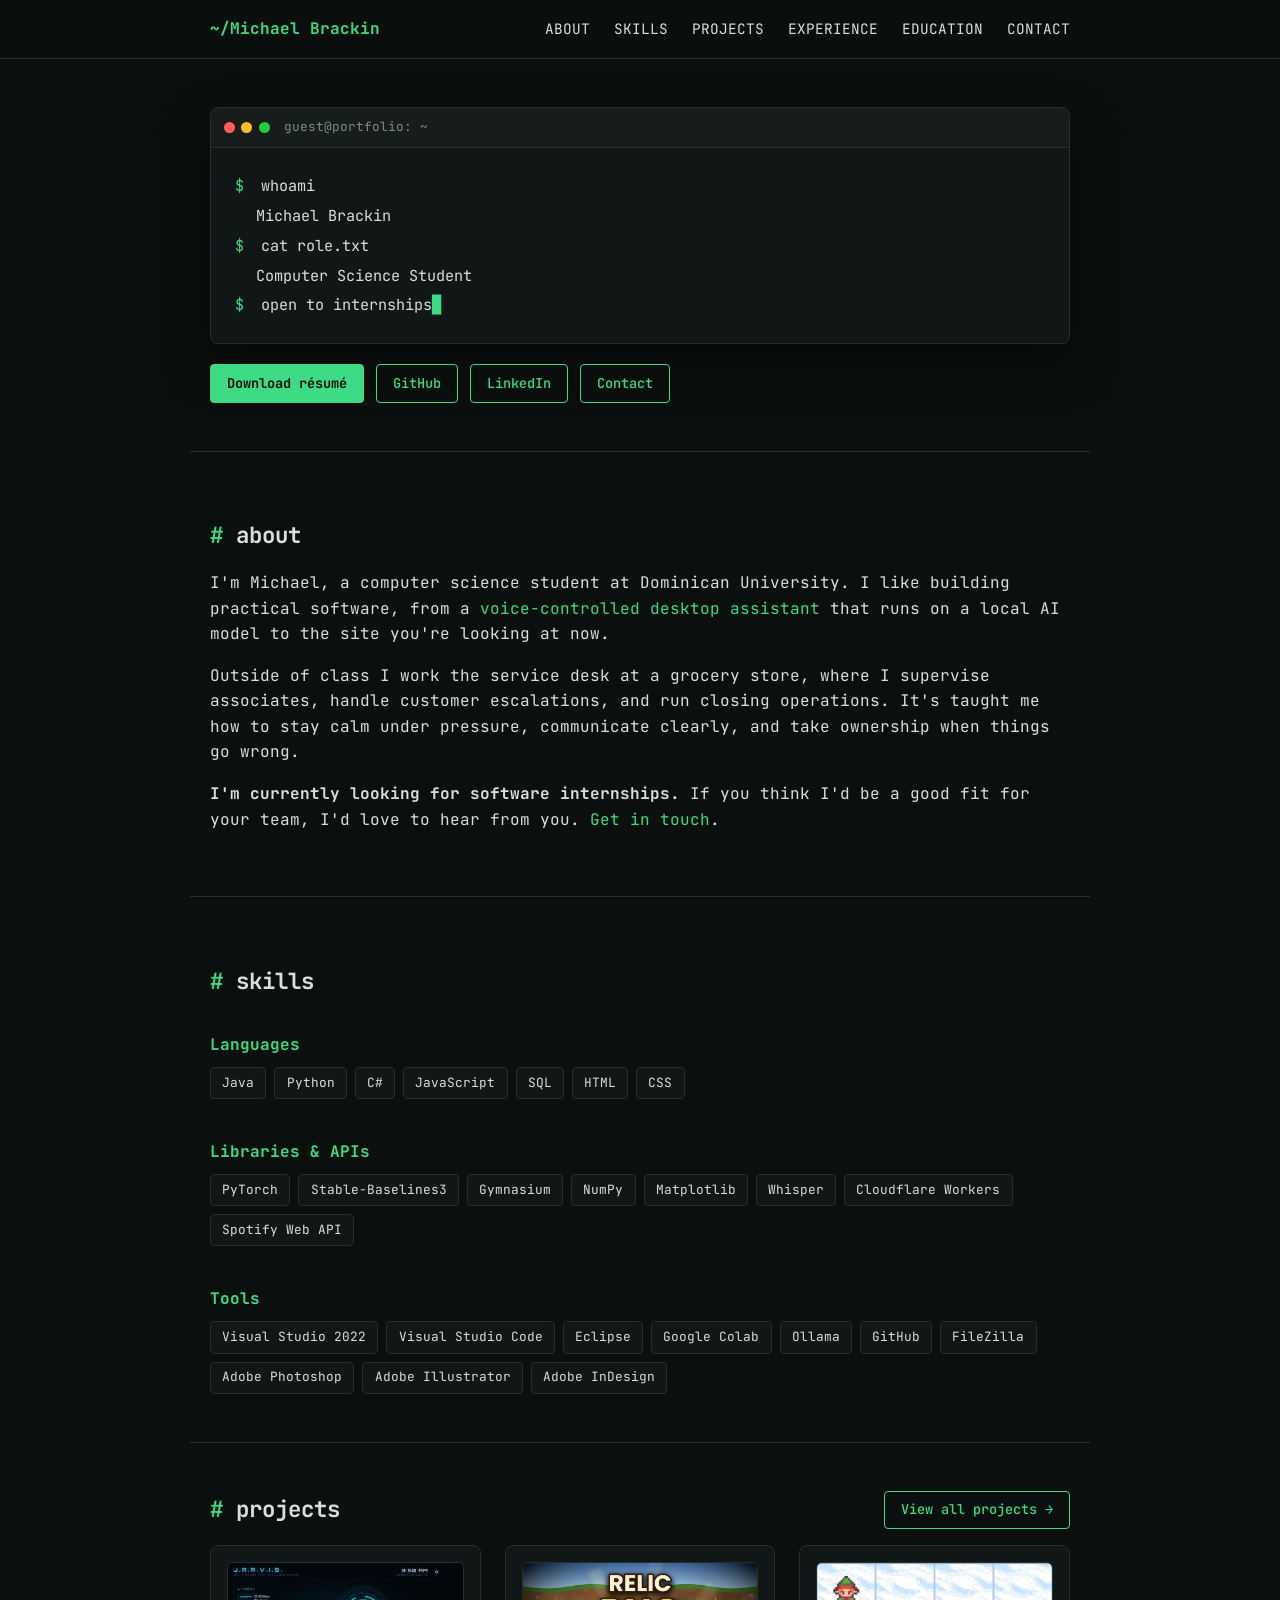
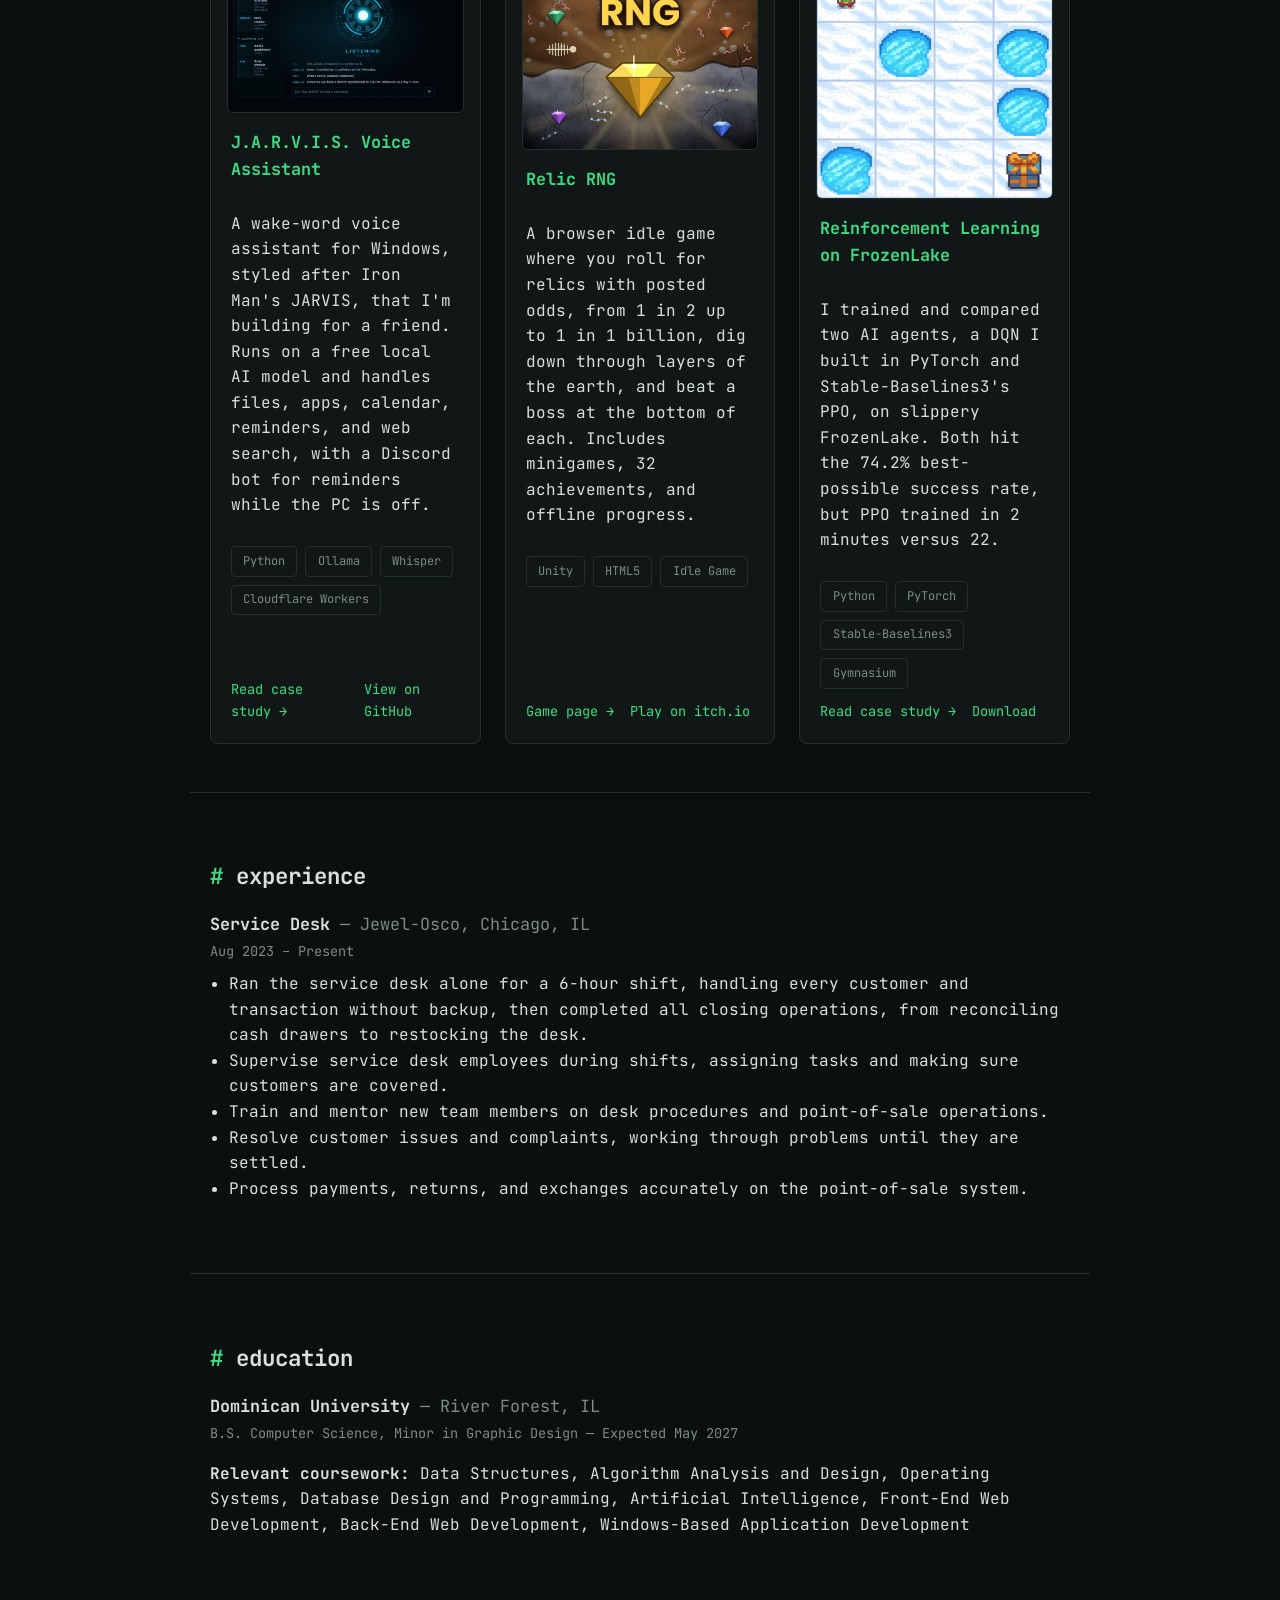
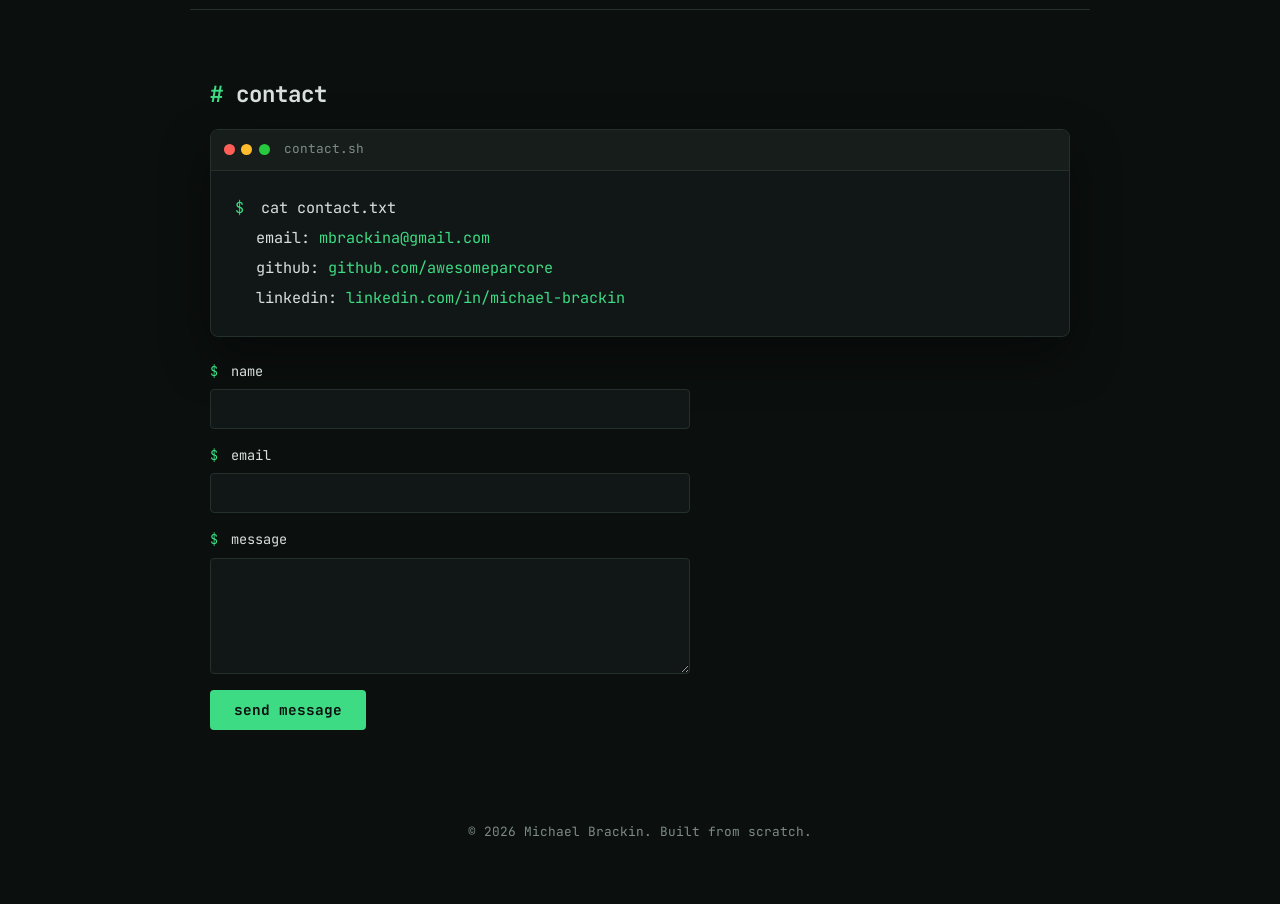
<file: index.html>
<!DOCTYPE html>
<html lang="en">
<head>
	<meta charset="UTF-8">
	<meta name="viewport" content="width=device-width, initial-scale=1.0">
	<title>Michael Brackin | Portfolio</title>
	<meta name="description" content="Computer science student at Dominican University building voice assistants, AI agents, and design work. Open to software internships.">
	<meta property="og:type" content="website">
	<meta property="og:title" content="Michael Brackin | Portfolio">
	<meta property="og:description" content="Computer science student at Dominican University building voice assistants, AI agents, and design work. Open to software internships.">
	<meta property="og:url" content="https://awesomeparcore.github.io/">
	<meta property="og:image" content="https://awesomeparcore.github.io/img/og-preview.png">
	<meta name="twitter:card" content="summary_large_image">
	<link rel="icon" href="favicon.svg" type="image/svg+xml">
	<link rel="preconnect" href="https://fonts.googleapis.com">
	<link rel="preconnect" href="https://fonts.gstatic.com" crossorigin>
	<link href="https://fonts.googleapis.com/css2?family=JetBrains+Mono:wght@400;500;700&display=swap" rel="stylesheet">
	<link href="site.css" rel="stylesheet">
</head>
<body>

	<header class="nav">
		<div class="nav-inner">
			<a href="#top" class="logo">~/Michael Brackin</a>
			<button class="nav-toggle" id="navToggle" aria-label="Toggle menu" aria-expanded="false">
				<span></span><span></span><span></span>
			</button>
			<nav class="nav-links" id="navLinks">
				<a href="#about">ABOUT</a>
				<a href="#skills">SKILLS</a>
				<a href="#projects">PROJECTS</a>
				<a href="#experience">EXPERIENCE</a>
				<a href="#education">EDUCATION</a>
				<a href="#contact">CONTACT</a>
			</nav>
		</div>
	</header>

	<main>
		<section id="top" class="hero">
			<div class="terminal-window">
				<div class="terminal-bar">
					<span class="dot red"></span>
					<span class="dot yellow"></span>
					<span class="dot green"></span>
					<span class="terminal-title">guest@portfolio: ~</span>
				</div>
				<div class="terminal-body">
					<p><span class="prompt">$</span> whoami</p>
					<p class="output">Michael Brackin</p>
					<p><span class="prompt">$</span> cat role.txt</p>
					<p class="output">Computer Science Student</p>
					<p><span class="prompt">$</span> <span class="typed" id="typedLine"></span><span class="cursor">&#9608;</span></p>
				</div>
			</div>
			<div class="hero-links">
				<a class="btn-solid" href="Michael-Brackin-Resume.pdf" download>Download r&eacute;sum&eacute;</a>
				<a class="btn-outline" href="https://github.com/awesomeparcore" target="_blank" rel="noopener">GitHub</a>
				<a class="btn-outline" href="https://www.linkedin.com/in/michael-brackin/" target="_blank" rel="noopener">LinkedIn</a>
				<a class="btn-outline" href="#contact">Contact</a>
			</div>
		</section>

		<section id="about" class="section">
			<h2><span class="tag">#</span> about</h2>
			<p>
				I'm Michael, a computer science student at Dominican University. I like building
				practical software, from a <a href="https://github.com/awesomeparcore/jarvis" target="_blank" rel="noopener">voice-controlled
				desktop assistant</a> that runs on a local AI model to the site you're looking at now.
			</p>
			<p>
				Outside of class I work the service desk at a grocery store, where I supervise
				associates, handle customer escalations, and run closing operations.
				It's taught me how to stay calm under pressure, communicate clearly, and take
				ownership when things go wrong.
			</p>
			<p>
				<strong>I'm currently looking for software internships.</strong> If you think I'd be
				a good fit for your team, I'd love to hear from you. <a href="#contact">Get in touch</a>.
			</p>
		</section>

		<section id="skills" class="section">
			<h2><span class="tag">#</span> skills</h2>
			<div class="skill-grid">
				<div class="skill-group">
					<h3>Languages</h3>
					<ul class="tag-list">
						<li>Java</li><li>Python</li><li>C#</li><li>JavaScript</li><li>SQL</li><li>HTML</li><li>CSS</li>
					</ul>
				</div>
				<div class="skill-group">
					<h3>Libraries &amp; APIs</h3>
					<ul class="tag-list">
						<li>PyTorch</li><li>Stable-Baselines3</li><li>Gymnasium</li><li>NumPy</li><li>Matplotlib</li><li>Whisper</li><li>Cloudflare Workers</li><li>Spotify Web API</li>
					</ul>
				</div>
				<div class="skill-group">
					<h3>Tools</h3>
					<ul class="tag-list">
						<li>Visual Studio 2022</li><li>Visual Studio Code</li><li>Eclipse</li><li>Google Colab</li><li>Ollama</li><li>GitHub</li><li>FileZilla</li><li>Adobe Photoshop</li><li>Adobe Illustrator</li><li>Adobe InDesign</li>
					</ul>
				</div>
			</div>
		</section>

		<section id="projects" class="section">
			<div class="section-head">
				<h2><span class="tag">#</span> projects</h2>
				<a class="btn-outline" href="projects.html">View all projects &rarr;</a>
			</div>
			<div class="project-grid">
				<article class="card">
					<a href="project-jarvis.html" class="card-image">
						<img src="img/jarvis-hud.jpg" alt="The JARVIS heads-up display: an arc-reactor animation, today's schedule on the left, and a transcript of a spoken reminder request." width="800" height="509" loading="lazy">
					</a>
					<h3><a href="project-jarvis.html" class="card-title-link">J.A.R.V.I.S. Voice Assistant</a></h3>
					<p>A wake-word voice assistant for Windows, styled after Iron Man's JARVIS, that I'm building for a friend. Runs on a free local AI model and handles files, apps, calendar, reminders, and web search, with a Discord bot for reminders while the PC is off.</p>
					<div class="tag-list small">
						<span>Python</span><span>Ollama</span><span>Whisper</span><span>Cloudflare Workers</span>
					</div>
					<div class="card-links">
						<a href="project-jarvis.html">Read case study &rarr;</a>
						<a href="https://github.com/awesomeparcore/jarvis" target="_blank" rel="noopener">View on GitHub</a>
					</div>
				</article>
				<article class="card">
					<a href="project-relic-rng.html" class="card-image">
						<img src="img/relic-rng.jpg" alt="Relic RNG cover art: a large golden gem in the center, surrounded by smaller green, orange, purple and blue gems, over a cross-section of dirt and stone layers." width="800" height="635" loading="lazy">
					</a>
					<h3><a href="project-relic-rng.html" class="card-title-link">Relic RNG</a></h3>
					<p>A browser idle game where you roll for relics with posted odds, from 1 in 2 up to 1 in 1 billion, dig down through layers of the earth, and beat a boss at the bottom of each. Includes minigames, 32 achievements, and offline progress.</p>
					<div class="tag-list small">
						<span>Unity</span><span>HTML5</span><span>Idle Game</span>
					</div>
					<div class="card-links">
						<a href="project-relic-rng.html">Game page &rarr;</a>
						<a href="https://awesome-parcore.itch.io/relic-rng" target="_blank" rel="noopener">Play on itch.io</a>
					</div>
				</article>
				<article class="card">
					<a href="project-frozenlake.html" class="card-image">
						<img src="img/frozenlake-board.png" alt="The FrozenLake 4x4 grid: an elf in the top-left corner, four holes in the ice, and a gift box in the bottom-right corner." width="1280" height="1284" loading="lazy">
					</a>
					<h3><a href="project-frozenlake.html" class="card-title-link">Reinforcement Learning on FrozenLake</a></h3>
					<p>I trained and compared two AI agents, a DQN I built in PyTorch and Stable-Baselines3's PPO, on slippery FrozenLake. Both hit the 74.2% best-possible success rate, but PPO trained in 2 minutes versus 22.</p>
					<div class="tag-list small">
						<span>Python</span><span>PyTorch</span><span>Stable-Baselines3</span><span>Gymnasium</span>
					</div>
					<div class="card-links">
						<a href="project-frozenlake.html">Read case study &rarr;</a>
						<a href="frozenlake-dqn-vs-ppo.ipynb" download>Download</a>
					</div>
				</article>
			</div>
		</section>

		<section id="experience" class="section">
			<h2><span class="tag">#</span> experience</h2>
			<div class="timeline">
				<div class="timeline-item">
					<h3>Service Desk <span class="muted">— Jewel-Osco, Chicago, IL</span></h3>
					<p class="dates">Aug 2023 – Present</p>
					<ul>
						<li>Ran the service desk alone for a 6-hour shift, handling every customer and transaction without backup, then completed all closing operations, from reconciling cash drawers to restocking the desk.</li>
						<li>Supervise service desk employees during shifts, assigning tasks and making sure customers are covered.</li>
						<li>Train and mentor new team members on desk procedures and point-of-sale operations.</li>
						<li>Resolve customer issues and complaints, working through problems until they are settled.</li>
						<li>Process payments, returns, and exchanges accurately on the point-of-sale system.</li>
					</ul>
				</div>
			</div>
		</section>

		<section id="education" class="section">
			<h2><span class="tag">#</span> education</h2>
			<div class="timeline">
				<div class="timeline-item">
					<h3>Dominican University <span class="muted">— River Forest, IL</span></h3>
					<p class="dates">B.S. Computer Science, Minor in Graphic Design — Expected May 2027</p>
					<p><strong>Relevant coursework:</strong> Data Structures, Algorithm Analysis and Design, Operating Systems, Database Design and Programming, Artificial Intelligence, Front-End Web Development, Back-End Web Development, Windows-Based Application Development</p>
				</div>
			</div>
		</section>

		<section id="contact" class="section">
			<h2><span class="tag">#</span> contact</h2>
			<div class="terminal-window">
				<div class="terminal-bar">
					<span class="dot red"></span>
					<span class="dot yellow"></span>
					<span class="dot green"></span>
					<span class="terminal-title">contact.sh</span>
				</div>
				<div class="terminal-body">
					<p><span class="prompt">$</span> cat contact.txt</p>
					<p class="output">email: <a href="mailto:mbrackina@gmail.com">mbrackina@gmail.com</a></p>
					<p class="output">github: <a href="https://github.com/awesomeparcore" target="_blank" rel="noopener">github.com/awesomeparcore</a></p>
					<p class="output">linkedin: <a href="https://www.linkedin.com/in/michael-brackin/" target="_blank" rel="noopener">linkedin.com/in/michael-brackin</a></p>
				</div>
			</div>

			<form class="contact-form" action="https://formsubmit.co/mbrackina@gmail.com" method="POST">
				<input type="hidden" name="_subject" value="New message from portfolio site">
				<input type="hidden" name="_template" value="table">
				<input type="text" name="_honey" style="display:none" tabindex="-1" autocomplete="off">

				<div class="form-row">
					<label for="name"><span class="prompt">$</span> name</label>
					<input type="text" id="name" name="name" required>
				</div>
				<div class="form-row">
					<label for="email"><span class="prompt">$</span> email</label>
					<input type="email" id="email" name="email" required>
				</div>
				<div class="form-row">
					<label for="message"><span class="prompt">$</span> message</label>
					<textarea id="message" name="message" rows="5" required></textarea>
				</div>
				<button type="submit" class="btn-send">send message</button>
			</form>
		</section>
	</main>

	<footer class="footer">
		<p>&copy; <span id="year"></span> Michael Brackin. Built from scratch.</p>
	</footer>

	<script src="site.js"></script>
</body>
</html>
</file>
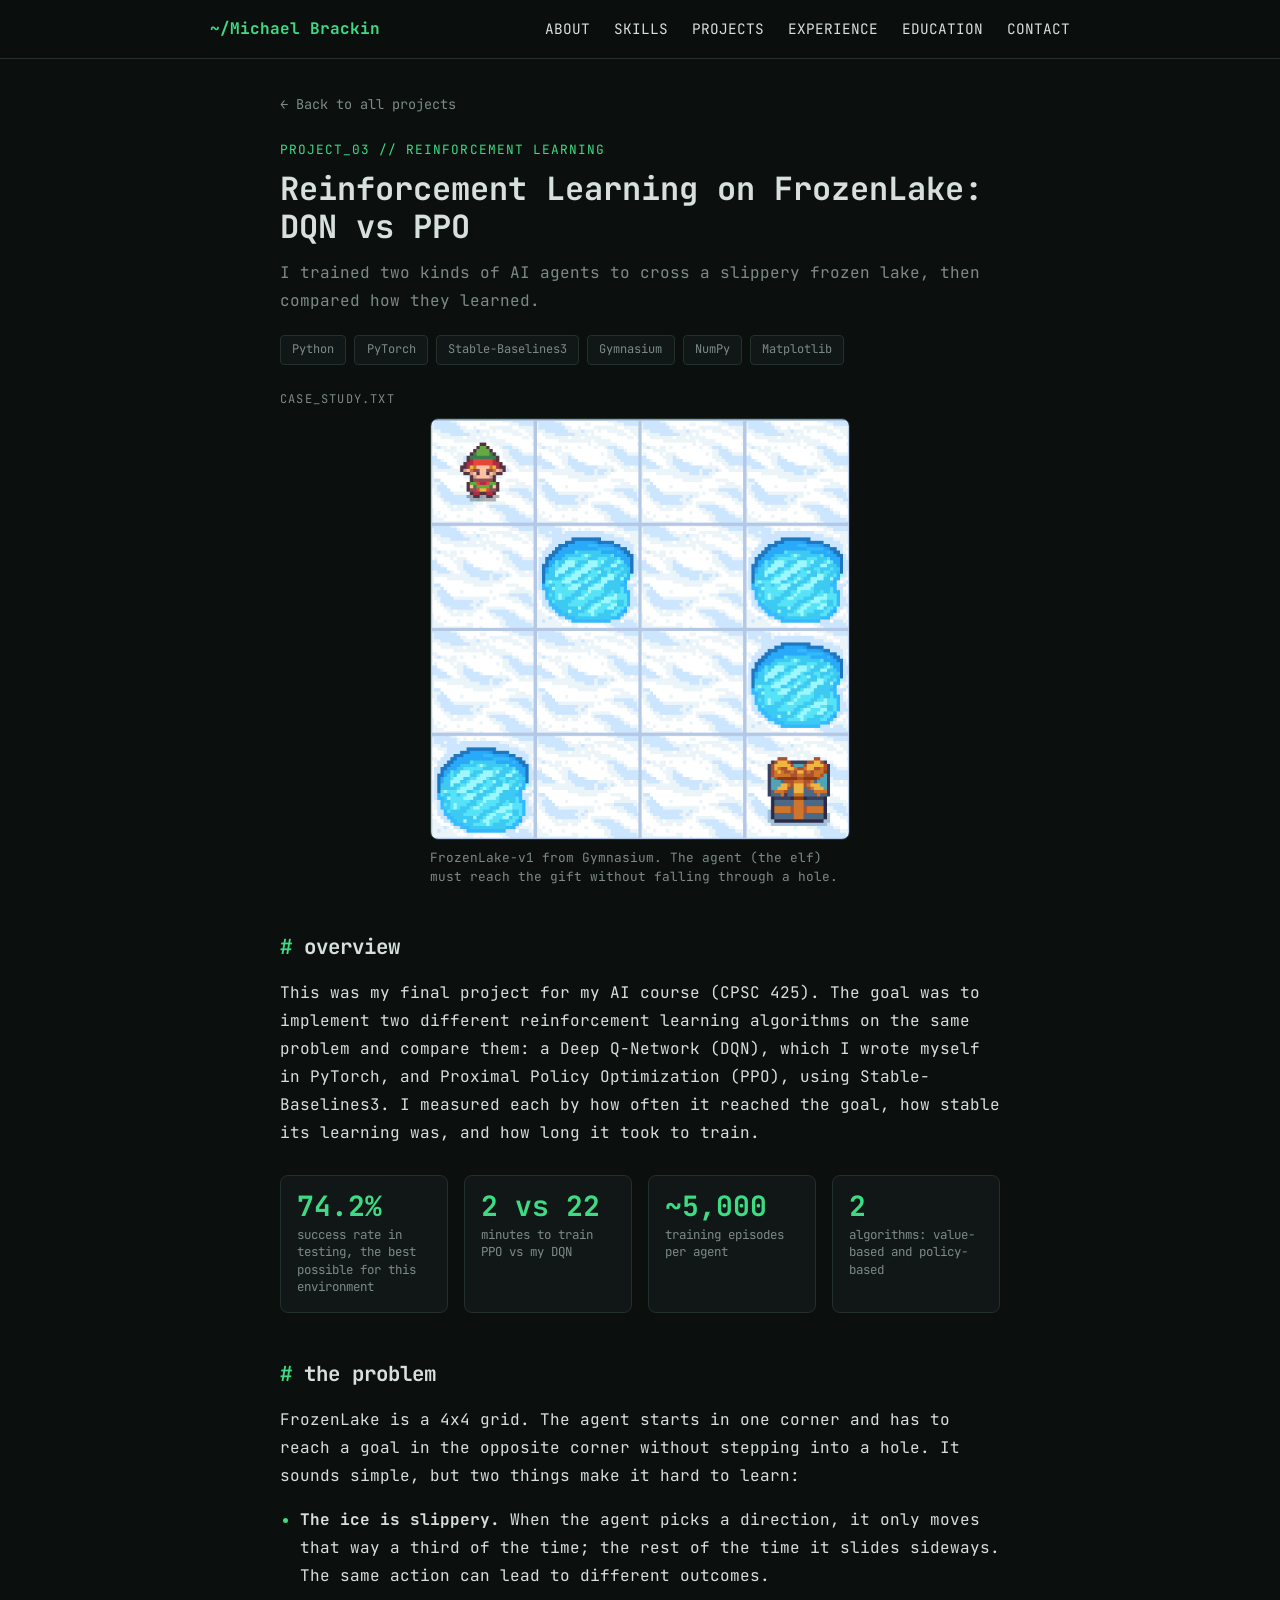
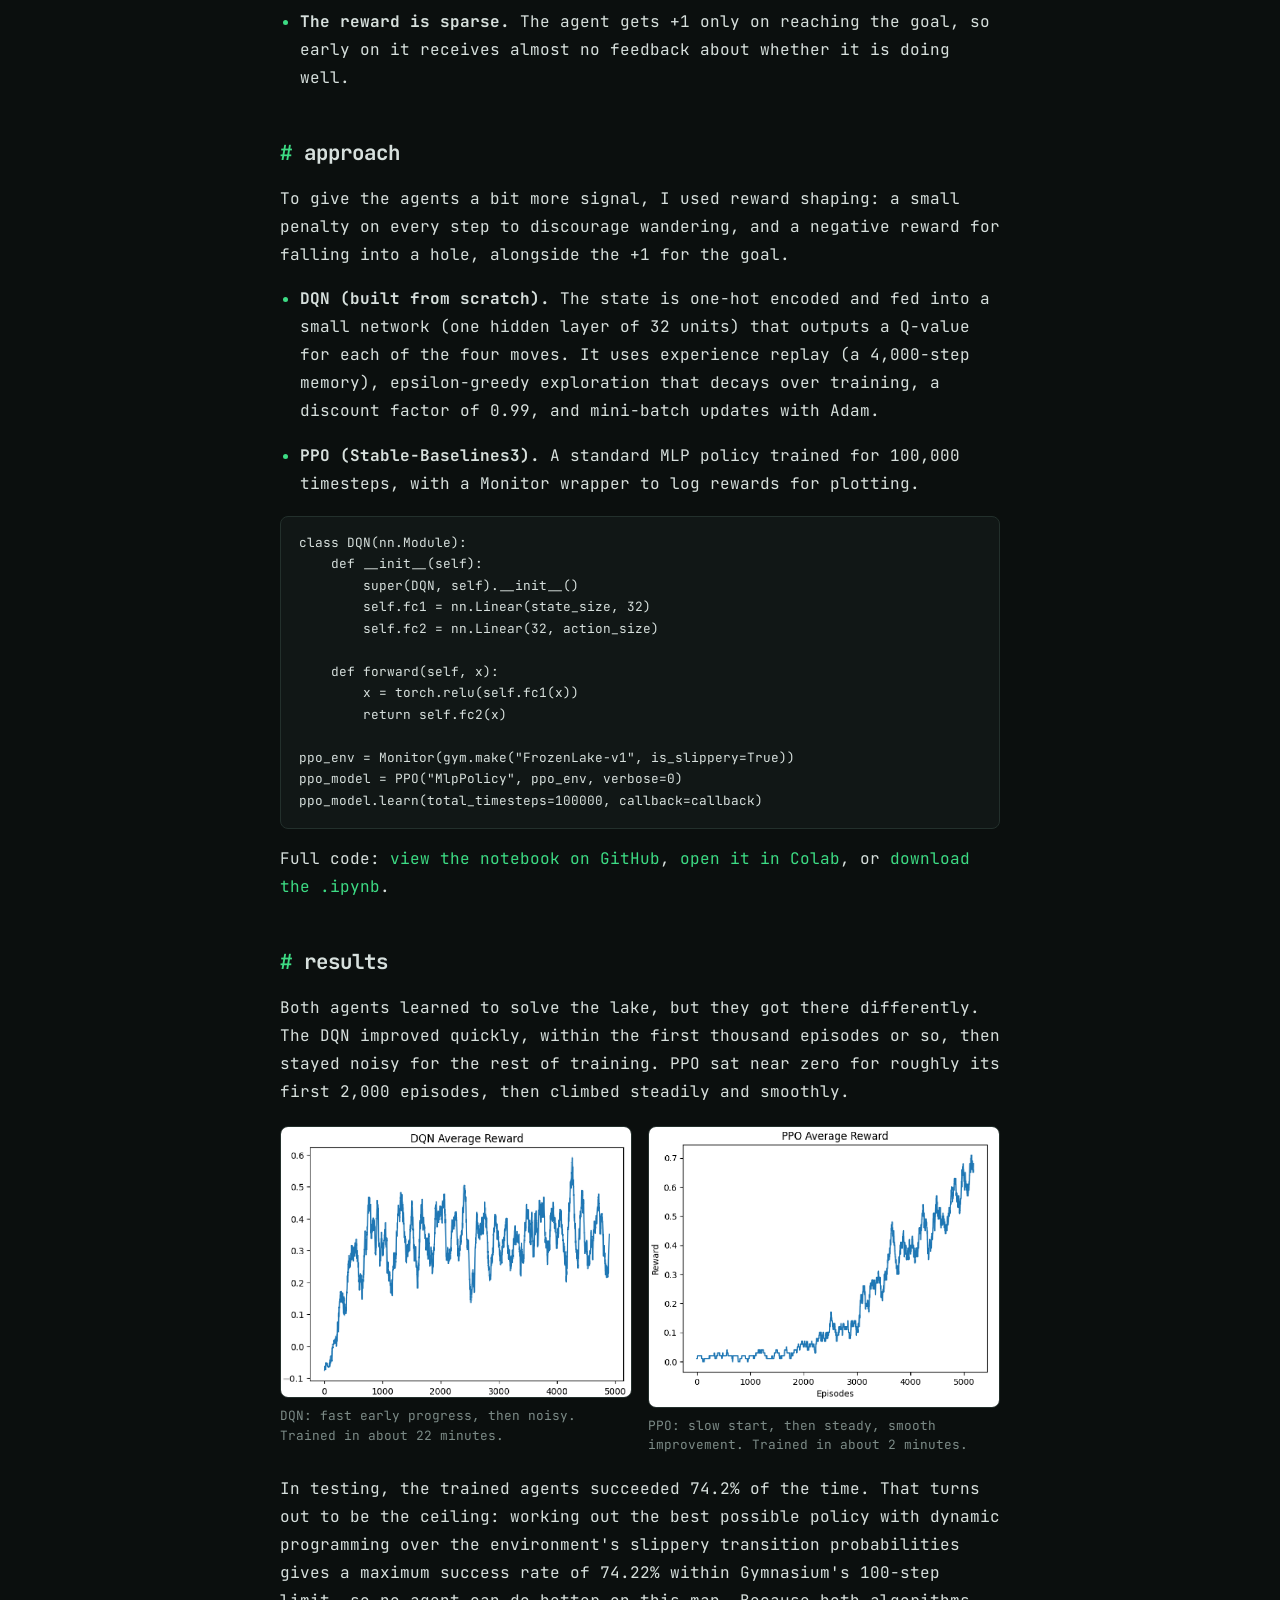
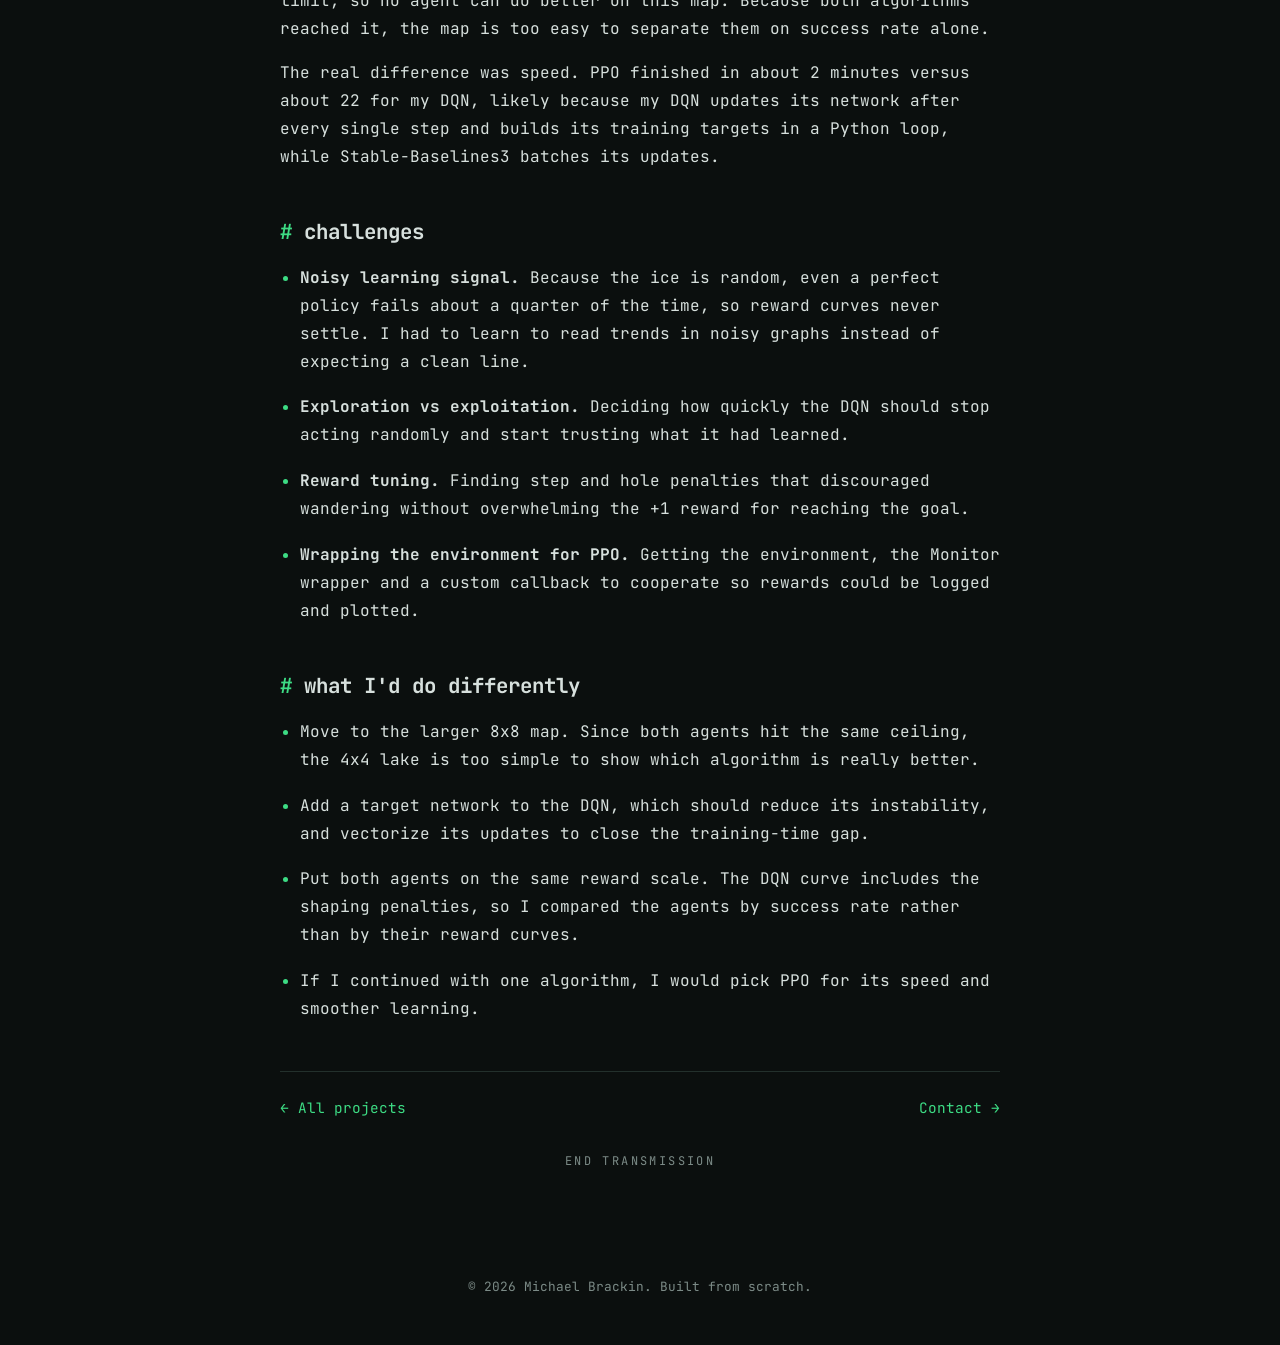
<file: project-frozenlake.html>
<!DOCTYPE html>
<html lang="en">
<head>
	<meta charset="UTF-8">
	<meta name="viewport" content="width=device-width, initial-scale=1.0">
	<meta name="description" content="Case study: comparing a DQN and a PPO agent on the slippery FrozenLake reinforcement learning environment.">
	<title>Reinforcement Learning on FrozenLake | Michael Brackin</title>
	<meta property="og:type" content="website">
	<meta property="og:title" content="Reinforcement Learning on FrozenLake | Michael Brackin">
	<meta property="og:description" content="Comparing a DQN and a PPO agent on the slippery FrozenLake environment.">
	<meta property="og:url" content="https://awesomeparcore.github.io/project-frozenlake.html">
	<meta property="og:image" content="https://awesomeparcore.github.io/img/og-preview.png">
	<meta name="twitter:card" content="summary_large_image">
	<link rel="icon" href="favicon.svg" type="image/svg+xml">
	<link rel="preconnect" href="https://fonts.googleapis.com">
	<link rel="preconnect" href="https://fonts.gstatic.com" crossorigin>
	<link href="https://fonts.googleapis.com/css2?family=JetBrains+Mono:wght@400;500;700&display=swap" rel="stylesheet">
	<link href="site.css" rel="stylesheet">
</head>
<body>

	<header class="nav">
		<div class="nav-inner">
			<a href="index.html#top" class="logo">~/Michael Brackin</a>
			<button class="nav-toggle" id="navToggle" aria-label="Toggle menu" aria-expanded="false">
				<span></span><span></span><span></span>
			</button>
			<nav class="nav-links" id="navLinks">
				<a href="index.html#about">ABOUT</a>
				<a href="index.html#skills">SKILLS</a>
				<a href="index.html#projects">PROJECTS</a>
				<a href="index.html#experience">EXPERIENCE</a>
				<a href="index.html#education">EDUCATION</a>
				<a href="index.html#contact">CONTACT</a>
			</nav>
		</div>
	</header>

	<main class="page">

		<a class="back-link" href="projects.html">&larr; Back to all projects</a>

		<p class="eyebrow">PROJECT_03 // Reinforcement Learning</p>
		<h1 class="page-title">Reinforcement Learning on FrozenLake: DQN vs PPO</h1>
		<p class="tagline">I trained two kinds of AI agents to cross a slippery frozen lake, then compared how they learned.</p>

		<div class="tag-list small page-tags">
			<span>Python</span><span>PyTorch</span><span>Stable-Baselines3</span><span>Gymnasium</span><span>NumPy</span><span>Matplotlib</span>
		</div>

		<p class="case-label">CASE_STUDY.TXT</p>

		<figure class="shot narrow">
			<img src="img/frozenlake-board.png" alt="The FrozenLake 4x4 grid: an elf in the top-left corner, four holes in the ice, and a gift box in the bottom-right corner." width="1280" height="1284">
			<figcaption>FrozenLake-v1 from Gymnasium. The agent (the elf) must reach the gift without falling through a hole.</figcaption>
		</figure>

		<h2><span class="tag">#</span> overview</h2>
		<p>
			This was my final project for my AI course (CPSC 425). The goal was to implement two different
			reinforcement learning algorithms on the same problem and compare them: a Deep Q-Network (DQN),
			which I wrote myself in PyTorch, and Proximal Policy Optimization (PPO), using Stable-Baselines3.
			I measured each by how often it reached the goal, how stable its learning was, and how long it took to train.
		</p>

		<div class="stats">
			<div class="stat"><span class="num">74.2%</span><span class="label">success rate in testing, the best possible for this environment</span></div>
			<div class="stat"><span class="num">2 vs 22</span><span class="label">minutes to train PPO vs my DQN</span></div>
			<div class="stat"><span class="num">~5,000</span><span class="label">training episodes per agent</span></div>
			<div class="stat"><span class="num">2</span><span class="label">algorithms: value-based and policy-based</span></div>
		</div>

		<h2><span class="tag">#</span> the problem</h2>
		<p>
			FrozenLake is a 4x4 grid. The agent starts in one corner and has to reach a goal in the opposite
			corner without stepping into a hole. It sounds simple, but two things make it hard to learn:
		</p>
		<ul class="bullets">
			<li><strong>The ice is slippery.</strong> When the agent picks a direction, it only moves that way a third of the time; the rest of the time it slides sideways. The same action can lead to different outcomes.</li>
			<li><strong>The reward is sparse.</strong> The agent gets +1 only on reaching the goal, so early on it receives almost no feedback about whether it is doing well.</li>
		</ul>

		<h2><span class="tag">#</span> approach</h2>
		<p>
			To give the agents a bit more signal, I used reward shaping: a small penalty on every step to discourage
			wandering, and a negative reward for falling into a hole, alongside the +1 for the goal.
		</p>
		<ul class="bullets">
			<li><strong>DQN (built from scratch).</strong> The state is one-hot encoded and fed into a small network (one hidden layer of 32 units) that outputs a Q-value for each of the four moves. It uses experience replay (a 4,000-step memory), epsilon-greedy exploration that decays over training, a discount factor of 0.99, and mini-batch updates with Adam.</li>
			<li><strong>PPO (Stable-Baselines3).</strong> A standard MLP policy trained for 100,000 timesteps, with a Monitor wrapper to log rewards for plotting.</li>
		</ul>

<pre class="code"><code>class DQN(nn.Module):
    def __init__(self):
        super(DQN, self).__init__()
        self.fc1 = nn.Linear(state_size, 32)
        self.fc2 = nn.Linear(32, action_size)

    def forward(self, x):
        x = torch.relu(self.fc1(x))
        return self.fc2(x)

ppo_env = Monitor(gym.make("FrozenLake-v1", is_slippery=True))
ppo_model = PPO("MlpPolicy", ppo_env, verbose=0)
ppo_model.learn(total_timesteps=100000, callback=callback)</code></pre>

		<p class="note-links">
			Full code:
			<a href="https://github.com/awesomeparcore/awesomeparcore.github.io/blob/main/frozenlake-dqn-vs-ppo.ipynb" target="_blank" rel="noopener">view the notebook on GitHub</a>,
			<a href="https://colab.research.google.com/github/awesomeparcore/awesomeparcore.github.io/blob/main/frozenlake-dqn-vs-ppo.ipynb" target="_blank" rel="noopener">open it in Colab</a>,
			or <a href="frozenlake-dqn-vs-ppo.ipynb" download>download the .ipynb</a>.
		</p>

		<h2><span class="tag">#</span> results</h2>
		<p>
			Both agents learned to solve the lake, but they got there differently. The DQN improved quickly,
			within the first thousand episodes or so, then stayed noisy for the rest of training. PPO sat near zero for
			roughly its first 2,000 episodes, then climbed steadily and smoothly.
		</p>

		<div class="shot-grid">
			<figure class="shot">
				<img src="img/frozenlake-dqn.png" alt="Line chart of DQN average reward over about 5,000 episodes: it rises quickly to around 0.3 to 0.4, then fluctuates noisily." width="1260" height="972" loading="lazy">
				<figcaption>DQN: fast early progress, then noisy. Trained in about 22 minutes.</figcaption>
			</figure>
			<figure class="shot">
				<img src="img/frozenlake-ppo.png" alt="Line chart of PPO average reward over about 5,000 episodes: it stays near zero for about 2,000 episodes, then climbs steadily to around 0.7." width="1168" height="934" loading="lazy">
				<figcaption>PPO: slow start, then steady, smooth improvement. Trained in about 2 minutes.</figcaption>
			</figure>
		</div>

		<p>
			In testing, the trained agents succeeded 74.2% of the time. That turns out to be the ceiling: working out
			the best possible policy with dynamic programming over the environment's slippery transition
			probabilities gives a maximum success rate of 74.22% within Gymnasium's 100-step limit, so no agent can do better on this map. Because both algorithms
			reached it, the map is too easy to separate them on success rate alone.
		</p>
		<p>
			The real difference was speed. PPO finished in about 2 minutes versus about 22 for my DQN, likely because my
			DQN updates its network after every single step and builds its training targets in a Python loop, while
			Stable-Baselines3 batches its updates.
		</p>

		<h2><span class="tag">#</span> challenges</h2>
		<ul class="bullets">
			<li><strong>Noisy learning signal.</strong> Because the ice is random, even a perfect policy fails about a quarter of the time, so reward curves never settle. I had to learn to read trends in noisy graphs instead of expecting a clean line.</li>
			<li><strong>Exploration vs exploitation.</strong> Deciding how quickly the DQN should stop acting randomly and start trusting what it had learned.</li>
			<li><strong>Reward tuning.</strong> Finding step and hole penalties that discouraged wandering without overwhelming the +1 reward for reaching the goal.</li>
			<li><strong>Wrapping the environment for PPO.</strong> Getting the environment, the Monitor wrapper and a custom callback to cooperate so rewards could be logged and plotted.</li>
		</ul>

		<h2><span class="tag">#</span> what I'd do differently</h2>
		<ul class="bullets">
			<li>Move to the larger 8x8 map. Since both agents hit the same ceiling, the 4x4 lake is too simple to show which algorithm is really better.</li>
			<li>Add a target network to the DQN, which should reduce its instability, and vectorize its updates to close the training-time gap.</li>
			<li>Put both agents on the same reward scale. The DQN curve includes the shaping penalties, so I compared the agents by success rate rather than by their reward curves.</li>
			<li>If I continued with one algorithm, I would pick PPO for its speed and smoother learning.</li>
		</ul>

		<nav class="page-nav" aria-label="Project navigation">
			<a href="projects.html">&larr; All projects</a>
			<a href="index.html#contact">Contact &rarr;</a>
		</nav>

		<p class="end">END TRANSMISSION</p>
	</main>

	<footer class="footer">
		<p>&copy; <span id="year"></span> Michael Brackin. Built from scratch.</p>
	</footer>

	<script src="site.js"></script>
</body>
</html>
</file>
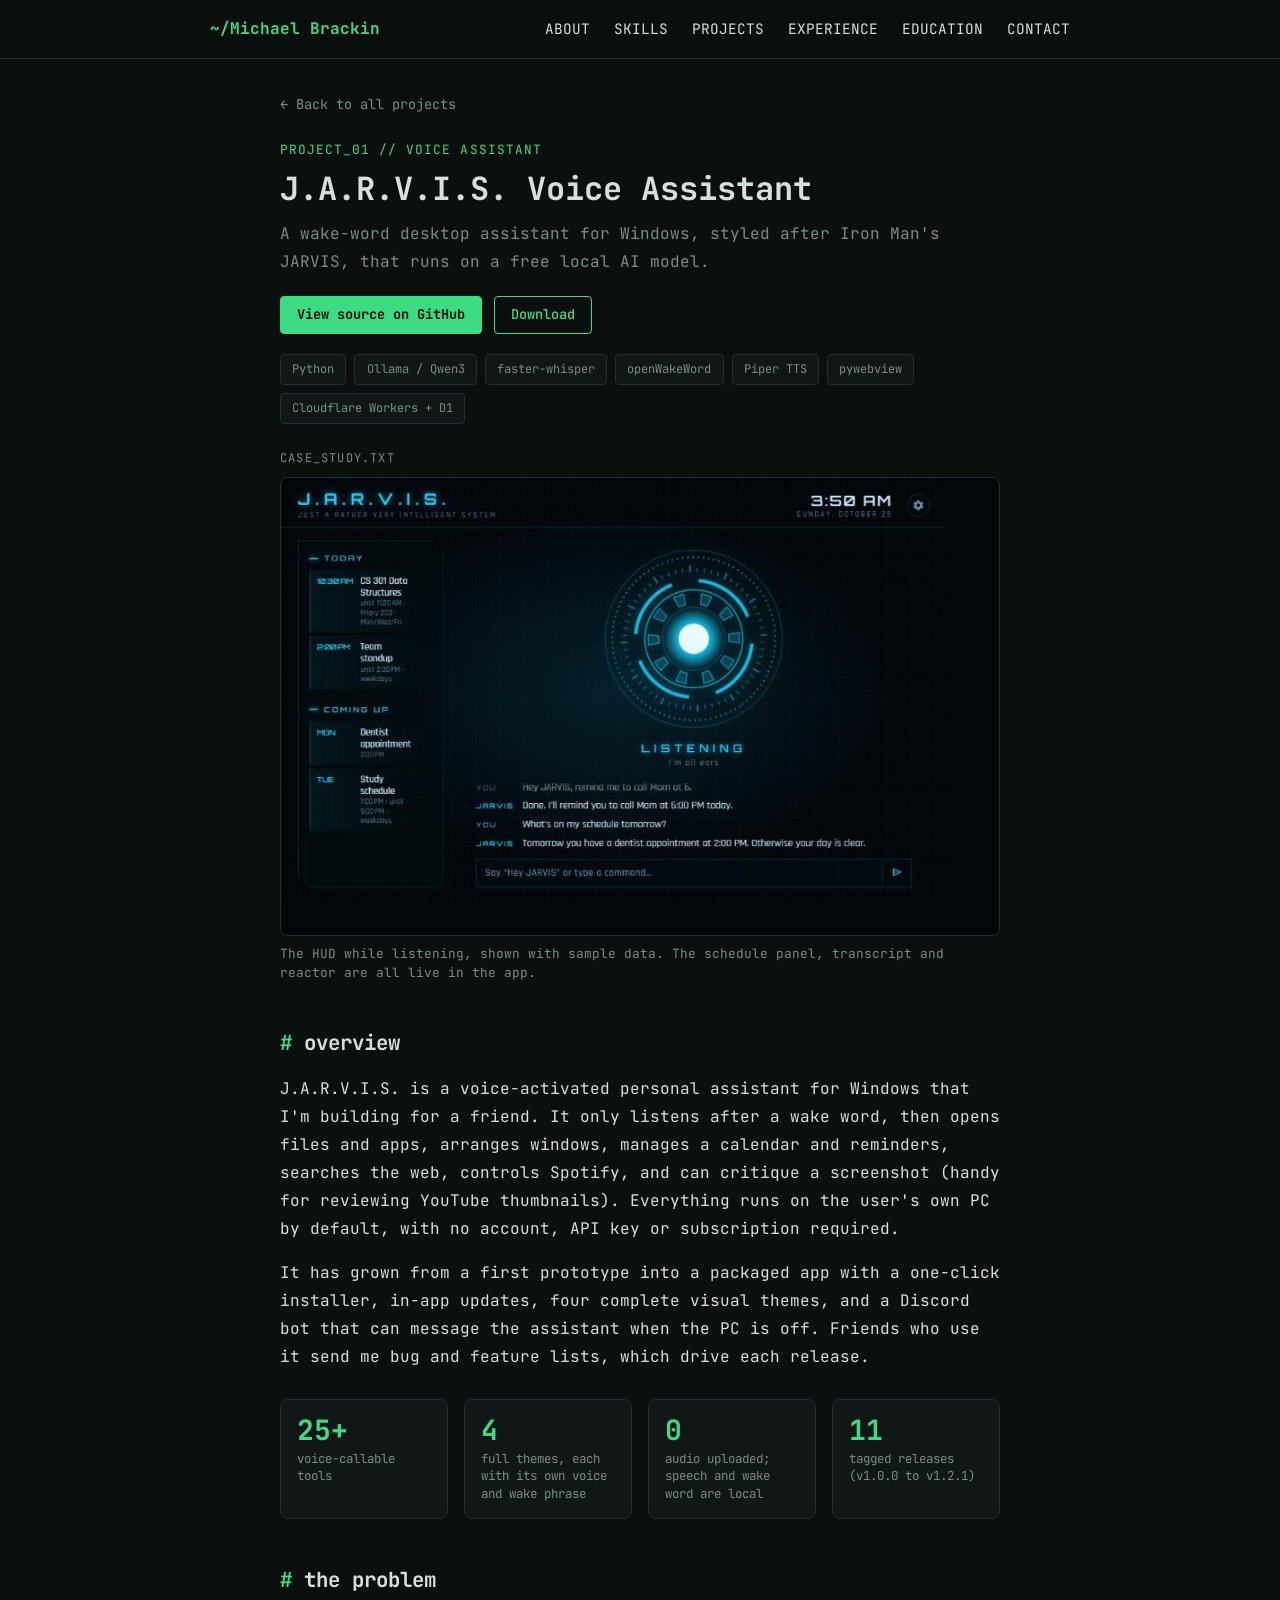
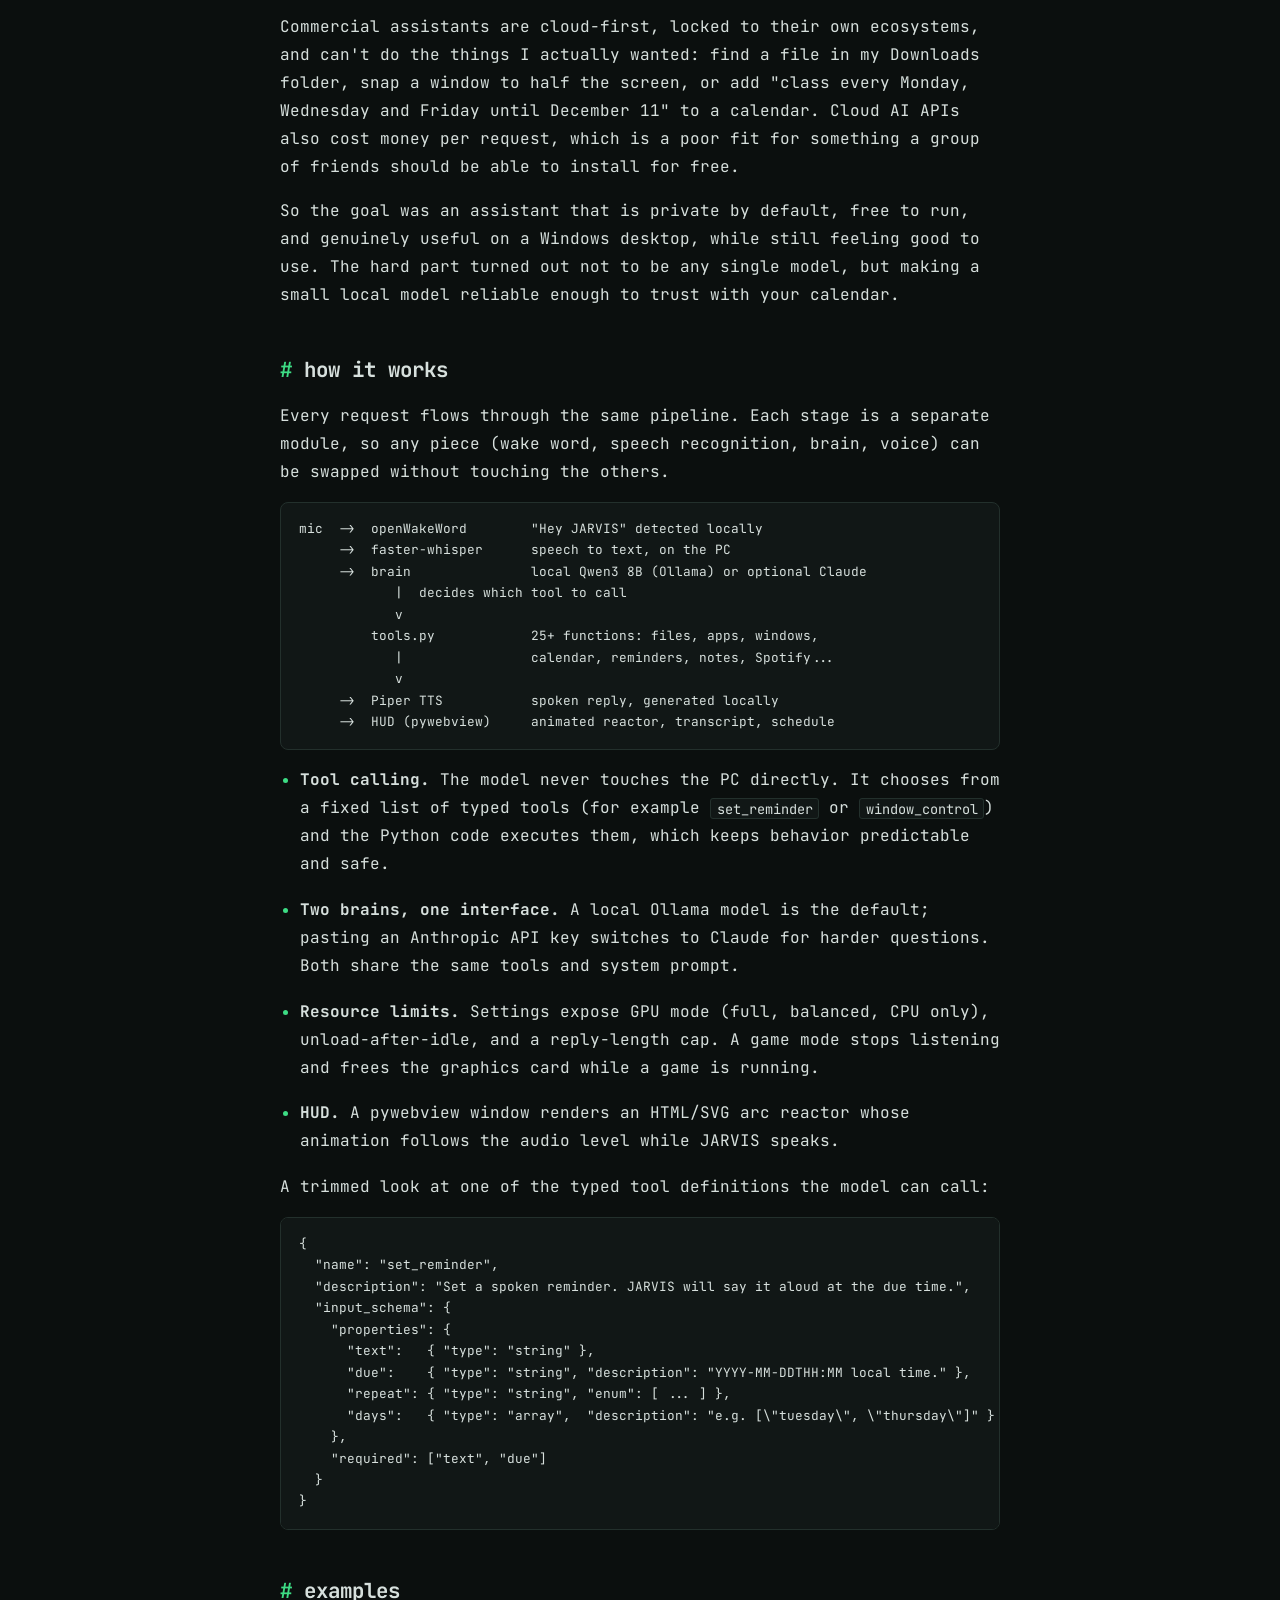
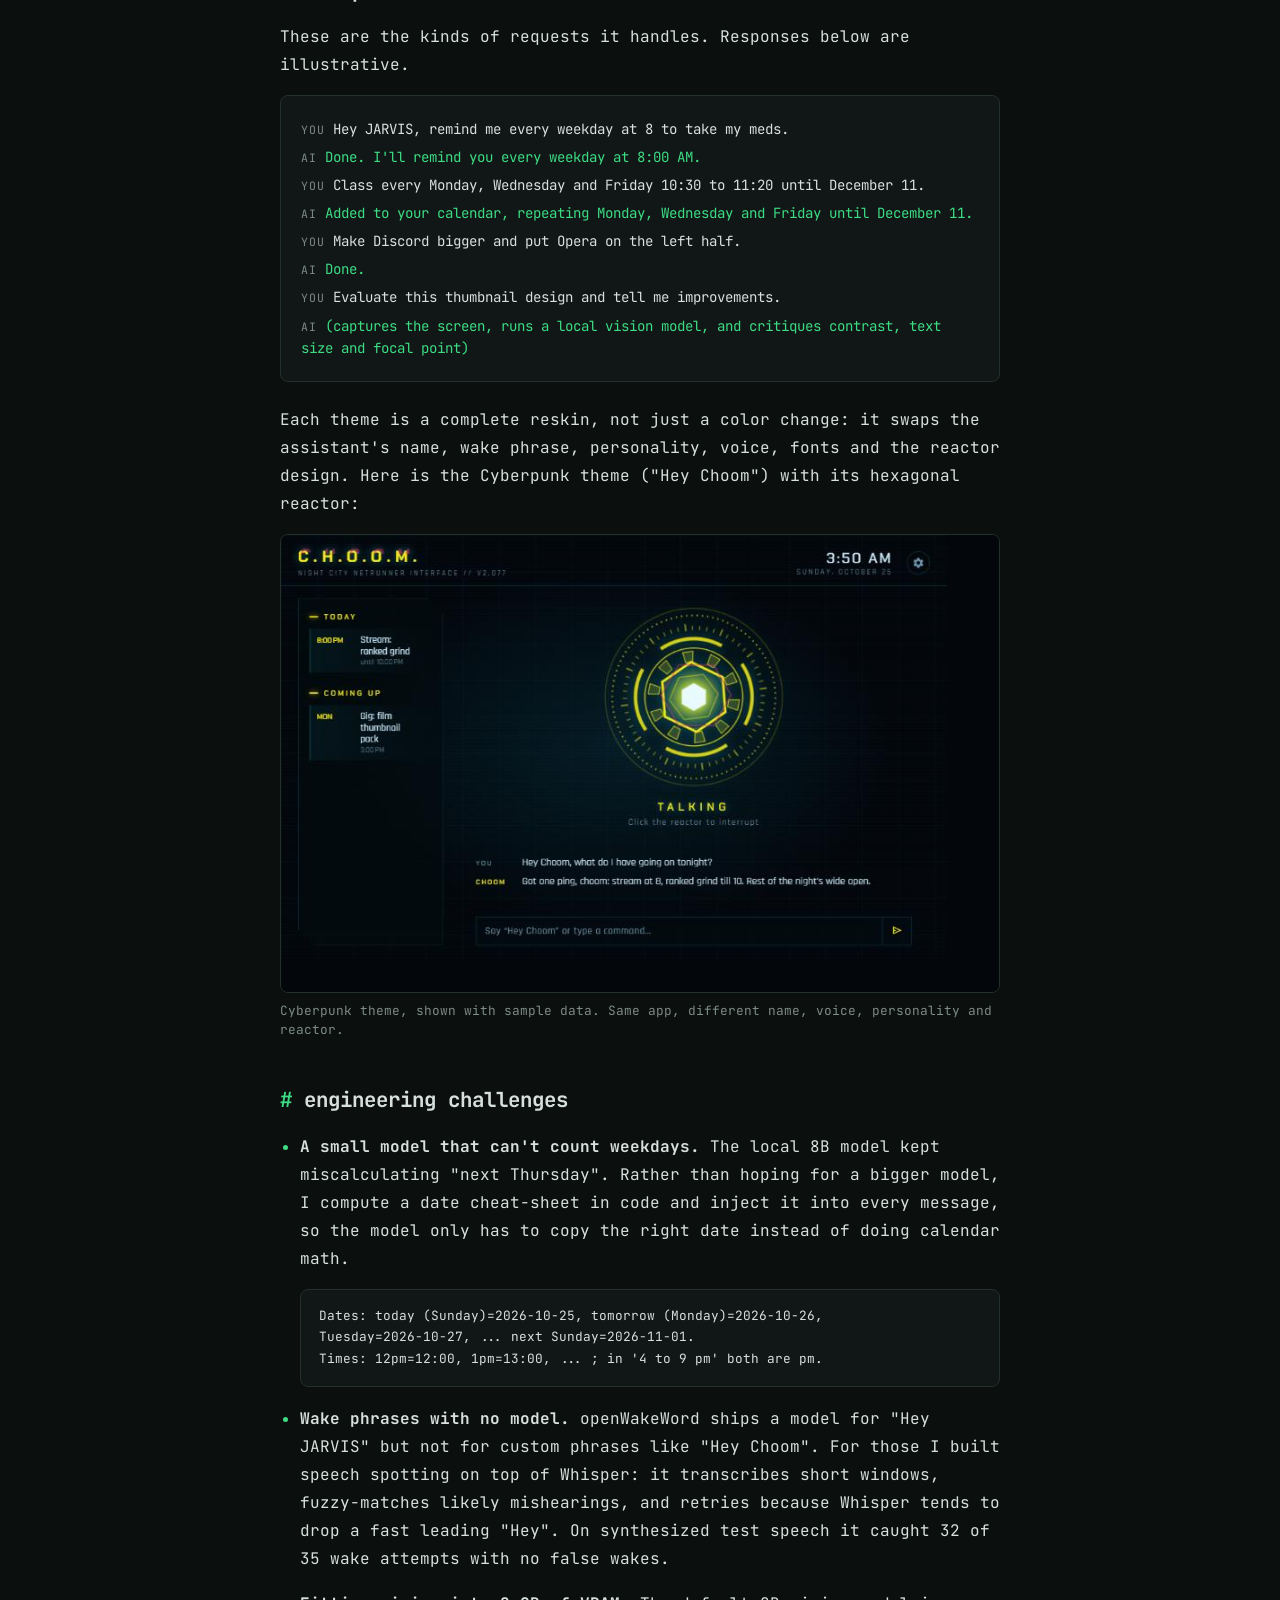
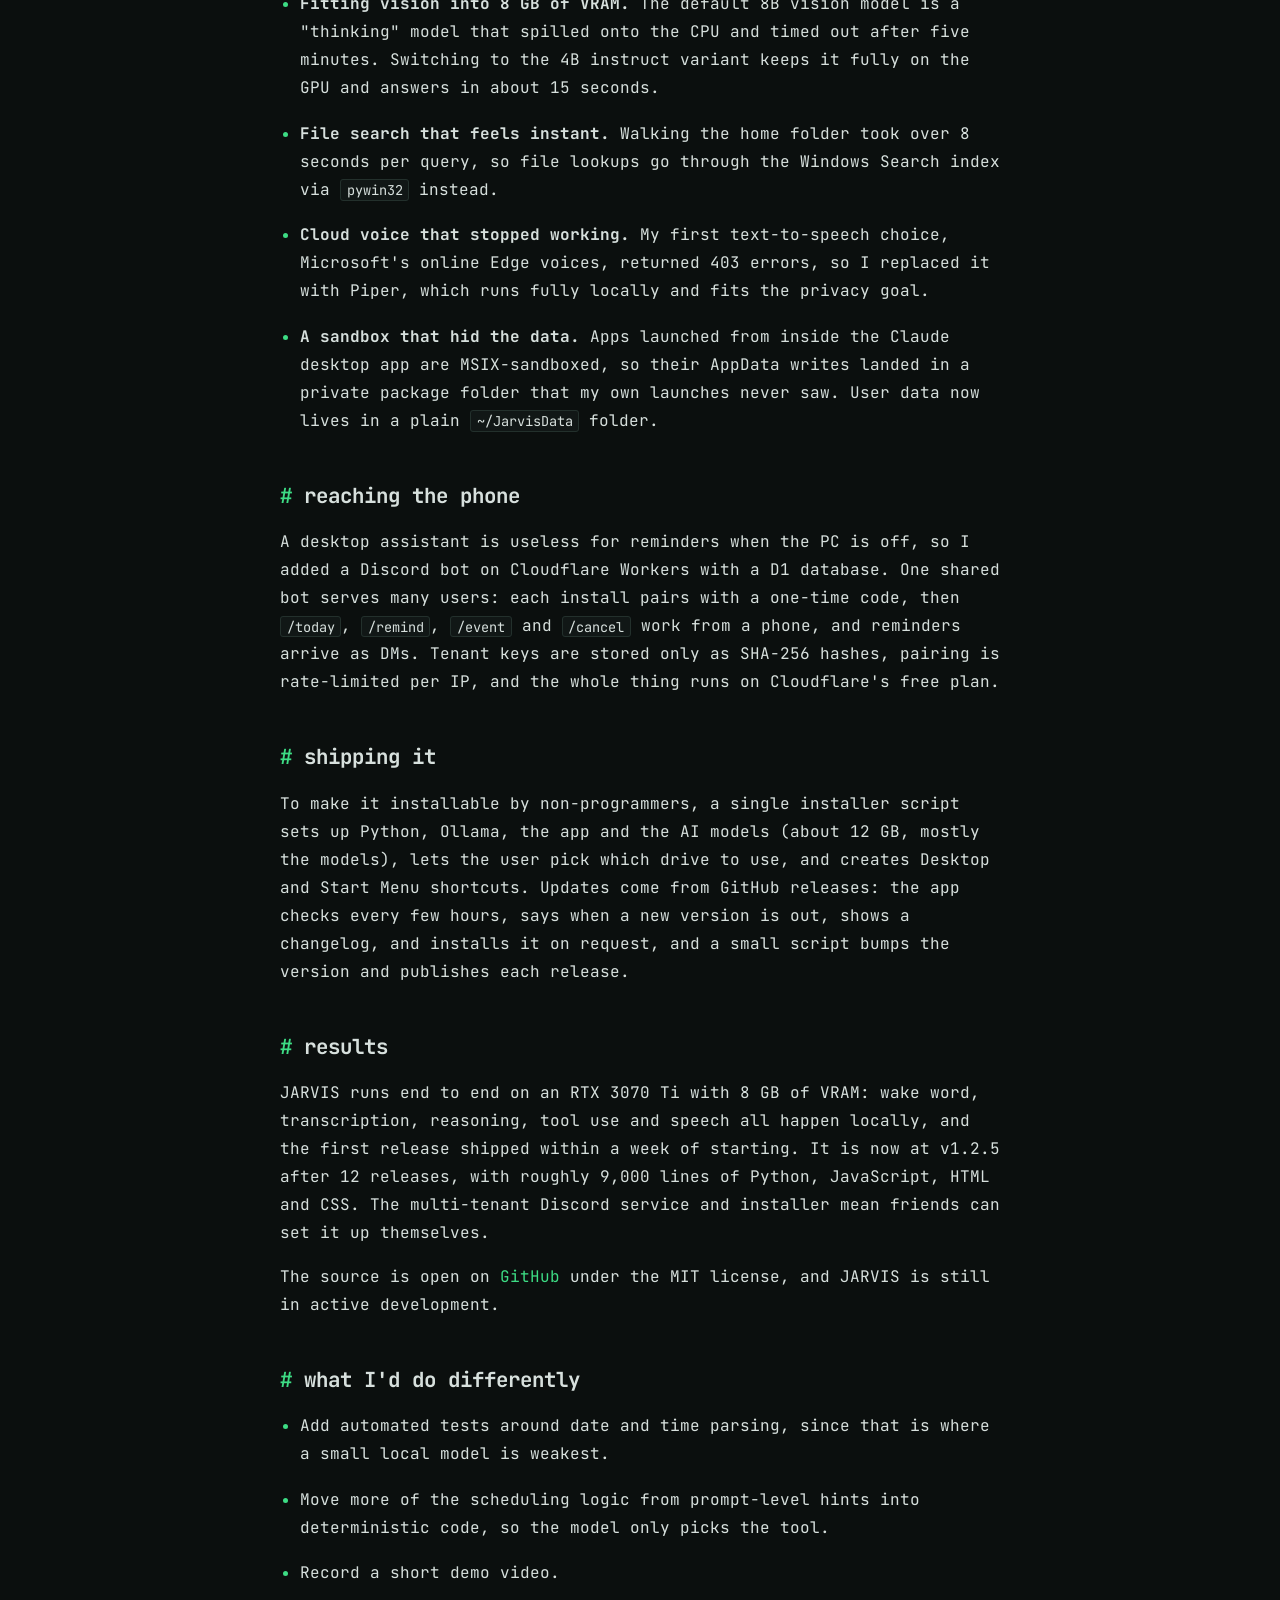
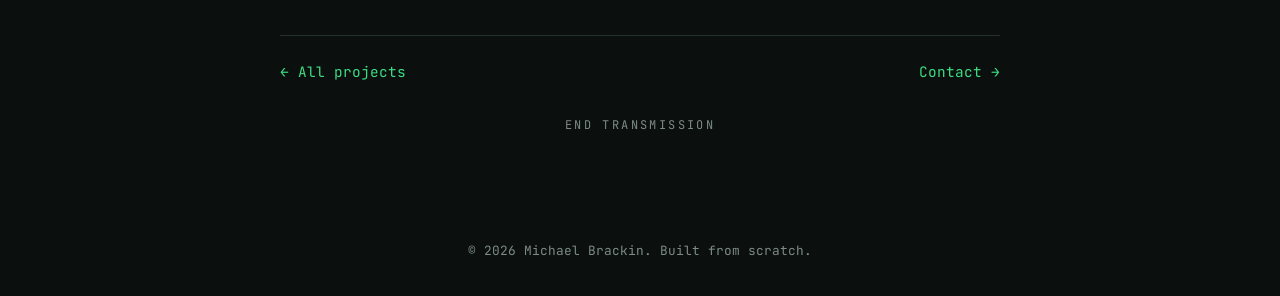
<file: project-jarvis.html>
<!DOCTYPE html>
<html lang="en">
<head>
	<meta charset="UTF-8">
	<meta name="viewport" content="width=device-width, initial-scale=1.0">
	<meta name="description" content="Case study: a wake-word voice assistant for Windows that runs on a free local AI model, built in Python.">
	<title>J.A.R.V.I.S. Voice Assistant | Michael Brackin</title>
	<meta property="og:type" content="website">
	<meta property="og:title" content="J.A.R.V.I.S. Voice Assistant | Michael Brackin">
	<meta property="og:description" content="A wake-word desktop assistant for Windows that runs on a free local AI model.">
	<meta property="og:url" content="https://awesomeparcore.github.io/project-jarvis.html">
	<meta property="og:image" content="https://awesomeparcore.github.io/img/jarvis-hud.jpg">
	<meta name="twitter:card" content="summary_large_image">
	<link rel="icon" href="favicon.svg" type="image/svg+xml">
	<link rel="preconnect" href="https://fonts.googleapis.com">
	<link rel="preconnect" href="https://fonts.gstatic.com" crossorigin>
	<link href="https://fonts.googleapis.com/css2?family=JetBrains+Mono:wght@400;500;700&display=swap" rel="stylesheet">
	<link href="site.css" rel="stylesheet">
</head>
<body>

	<header class="nav">
		<div class="nav-inner">
			<a href="index.html#top" class="logo">~/Michael Brackin</a>
			<button class="nav-toggle" id="navToggle" aria-label="Toggle menu" aria-expanded="false">
				<span></span><span></span><span></span>
			</button>
			<nav class="nav-links" id="navLinks">
				<a href="index.html#about">ABOUT</a>
				<a href="index.html#skills">SKILLS</a>
				<a href="index.html#projects">PROJECTS</a>
				<a href="index.html#experience">EXPERIENCE</a>
				<a href="index.html#education">EDUCATION</a>
				<a href="index.html#contact">CONTACT</a>
			</nav>
		</div>
	</header>

	<main class="page">

		<a class="back-link" href="projects.html">&larr; Back to all projects</a>

		<p class="eyebrow">PROJECT_01 // Voice Assistant</p>
		<h1 class="page-title">J.A.R.V.I.S. Voice Assistant</h1>
		<p class="tagline">A wake-word desktop assistant for Windows, styled after Iron Man's JARVIS, that runs on a free local AI model.</p>

		<div class="hero-links page-links">
			<a class="btn-solid" href="https://github.com/awesomeparcore/jarvis" target="_blank" rel="noopener">View source on GitHub</a>
			<a class="btn-outline" href="https://jarvis-remote.parcore2005.workers.dev" target="_blank" rel="noopener">Download</a>
		</div>

		<div class="tag-list small page-tags">
			<span>Python</span><span>Ollama / Qwen3</span><span>faster-whisper</span><span>openWakeWord</span><span>Piper TTS</span><span>pywebview</span><span>Cloudflare Workers + D1</span>
		</div>

		<p class="case-label">CASE_STUDY.TXT</p>

		<figure class="shot">
			<img src="img/jarvis-hud.jpg" alt="The JARVIS heads-up display: an arc-reactor animation in the center, today's schedule on the left, and a transcript of a spoken reminder request below." width="800" height="509">
			<figcaption>The HUD while listening, shown with sample data. The schedule panel, transcript and reactor are all live in the app.</figcaption>
		</figure>

		<h2><span class="tag">#</span> overview</h2>
		<p>
			J.A.R.V.I.S. is a voice-activated personal assistant for Windows that I'm building for a friend.
			It only listens after a wake word, then opens files and apps, arranges windows, manages a
			calendar and reminders, searches the web, controls Spotify, and can critique a screenshot
			(handy for reviewing YouTube thumbnails). Everything runs on the user's own PC by default,
			with no account, API key or subscription required.
		</p>
		<p>
			It has grown from a first prototype into a packaged app with a one-click installer,
			in-app updates, four complete visual themes, and a Discord bot that can message the assistant
			when the PC is off. Friends who use it send me bug and feature lists, which drive each release.
		</p>

		<div class="stats">
			<div class="stat"><span class="num">25+</span><span class="label">voice-callable tools</span></div>
			<div class="stat"><span class="num">4</span><span class="label">full themes, each with its own voice and wake phrase</span></div>
			<div class="stat"><span class="num">0</span><span class="label">audio uploaded; speech and wake word are local</span></div>
			<div class="stat"><span class="num">11</span><span class="label">tagged releases (v1.0.0 to v1.2.1)</span></div>
		</div>

		<h2><span class="tag">#</span> the problem</h2>
		<p>
			Commercial assistants are cloud-first, locked to their own ecosystems, and can't do the things
			I actually wanted: find a file in my Downloads folder, snap a window to half the screen,
			or add "class every Monday, Wednesday and Friday until December 11" to a calendar. Cloud AI
			APIs also cost money per request, which is a poor fit for something a group of friends should
			be able to install for free.
		</p>
		<p>
			So the goal was an assistant that is private by default, free to run, and genuinely useful
			on a Windows desktop, while still feeling good to use. The hard part turned out not to be
			any single model, but making a small local model reliable enough to trust with your calendar.
		</p>

		<h2><span class="tag">#</span> how it works</h2>
		<p>
			Every request flows through the same pipeline. Each stage is a separate module, so any piece
			(wake word, speech recognition, brain, voice) can be swapped without touching the others.
		</p>
<pre class="code"><code>mic  ->  openWakeWord        "Hey JARVIS" detected locally
     ->  faster-whisper      speech to text, on the PC
     ->  brain               local Qwen3 8B (Ollama) or optional Claude
            |  decides which tool to call
            v
         tools.py            25+ functions: files, apps, windows,
            |                calendar, reminders, notes, Spotify...
            v
     ->  Piper TTS           spoken reply, generated locally
     ->  HUD (pywebview)     animated reactor, transcript, schedule</code></pre>
		<ul class="bullets">
			<li><strong>Tool calling.</strong> The model never touches the PC directly. It chooses from a fixed list of typed tools (for example <code>set_reminder</code> or <code>window_control</code>) and the Python code executes them, which keeps behavior predictable and safe.</li>
			<li><strong>Two brains, one interface.</strong> A local Ollama model is the default; pasting an Anthropic API key switches to Claude for harder questions. Both share the same tools and system prompt.</li>
			<li><strong>Resource limits.</strong> Settings expose GPU mode (full, balanced, CPU only), unload-after-idle, and a reply-length cap. A game mode stops listening and frees the graphics card while a game is running.</li>
			<li><strong>HUD.</strong> A pywebview window renders an HTML/SVG arc reactor whose animation follows the audio level while JARVIS speaks.</li>
		</ul>

		<p>A trimmed look at one of the typed tool definitions the model can call:</p>
<pre class="code"><code>{
  "name": "set_reminder",
  "description": "Set a spoken reminder. JARVIS will say it aloud at the due time.",
  "input_schema": {
    "properties": {
      "text":   { "type": "string" },
      "due":    { "type": "string", "description": "YYYY-MM-DDTHH:MM local time." },
      "repeat": { "type": "string", "enum": [ ... ] },
      "days":   { "type": "array",  "description": "e.g. [\"tuesday\", \"thursday\"]" }
    },
    "required": ["text", "due"]
  }
}</code></pre>

		<h2><span class="tag">#</span> examples</h2>
		<p>These are the kinds of requests it handles. Responses below are illustrative.</p>

		<div class="transcript">
			<p class="t-you">Hey JARVIS, remind me every weekday at 8 to take my meds.</p>
			<p class="t-ai">Done. I'll remind you every weekday at 8:00 AM.</p>
			<p class="t-you">Class every Monday, Wednesday and Friday 10:30 to 11:20 until December 11.</p>
			<p class="t-ai">Added to your calendar, repeating Monday, Wednesday and Friday until December 11.</p>
			<p class="t-you">Make Discord bigger and put Opera on the left half.</p>
			<p class="t-ai">Done.</p>
			<p class="t-you">Evaluate this thumbnail design and tell me improvements.</p>
			<p class="t-ai">(captures the screen, runs a local vision model, and critiques contrast, text size and focal point)</p>
		</div>

		<p>
			Each theme is a complete reskin, not just a color change: it swaps the assistant's name, wake
			phrase, personality, voice, fonts and the reactor design. Here is the Cyberpunk theme
			("Hey Choom") with its hexagonal reactor:
		</p>

		<figure class="shot">
			<img src="img/jarvis-cyberpunk.jpg" alt="The Cyberpunk theme: a yellow hexagonal reactor with a transcript where the assistant, called Choom, answers in Night City slang." width="800" height="509" loading="lazy">
			<figcaption>Cyberpunk theme, shown with sample data. Same app, different name, voice, personality and reactor.</figcaption>
		</figure>

		<h2><span class="tag">#</span> engineering challenges</h2>
		<ul class="bullets">
			<li>
				<strong>A small model that can't count weekdays.</strong>
				The local 8B model kept miscalculating "next Thursday". Rather than hoping for a bigger model,
				I compute a date cheat-sheet in code and inject it into every message, so the model only has to
				copy the right date instead of doing calendar math.
<pre class="code"><code>Dates: today (Sunday)=2026-10-25, tomorrow (Monday)=2026-10-26,
Tuesday=2026-10-27, ... next Sunday=2026-11-01.
Times: 12pm=12:00, 1pm=13:00, ... ; in '4 to 9 pm' both are pm.</code></pre>
			</li>
			<li>
				<strong>Wake phrases with no model.</strong>
				openWakeWord ships a model for "Hey JARVIS" but not for custom phrases like "Hey Choom".
				For those I built speech spotting on top of Whisper: it transcribes short windows, fuzzy-matches
				likely mishearings, and retries because Whisper tends to drop a fast leading "Hey".
				On synthesized test speech it caught 32 of 35 wake attempts with no false wakes.
			</li>
			<li>
				<strong>Fitting vision into 8 GB of VRAM.</strong>
				The default 8B vision model is a "thinking" model that spilled onto the CPU and timed out after
				five minutes. Switching to the 4B instruct variant keeps it fully on the GPU and answers in about 15 seconds.
			</li>
			<li>
				<strong>File search that feels instant.</strong>
				Walking the home folder took over 8 seconds per query, so file lookups go through the
				Windows Search index via <code>pywin32</code> instead.
			</li>
			<li>
				<strong>Cloud voice that stopped working.</strong>
				My first text-to-speech choice, Microsoft's online Edge voices, returned 403 errors,
				so I replaced it with Piper, which runs fully locally and fits the privacy goal.
			</li>
			<li>
				<strong>A sandbox that hid the data.</strong>
				Apps launched from inside the Claude desktop app are MSIX-sandboxed, so their AppData writes
				landed in a private package folder that my own launches never saw. User data now lives in
				a plain <code>~/JarvisData</code> folder.
			</li>
		</ul>

		<h2><span class="tag">#</span> reaching the phone</h2>
		<p>
			A desktop assistant is useless for reminders when the PC is off, so I added a Discord bot on
			Cloudflare Workers with a D1 database. One shared bot serves many users: each install pairs with
			a one-time code, then <code>/today</code>, <code>/remind</code>, <code>/event</code> and <code>/cancel</code>
			work from a phone, and reminders arrive as DMs. Tenant keys are stored only as SHA-256 hashes, pairing
			is rate-limited per IP, and the whole thing runs on Cloudflare's free plan.
		</p>

		<h2><span class="tag">#</span> shipping it</h2>
		<p>
			To make it installable by non-programmers, a single installer script sets up Python, Ollama, the
			app and the AI models (about 12 GB, mostly the models), lets the user pick which drive to use,
			and creates Desktop and Start Menu shortcuts. Updates come from GitHub releases: the app checks every
			few hours, says when a new version is out, shows a changelog, and installs it on request, and a small
			script bumps the version and publishes each release.
		</p>

		<h2><span class="tag">#</span> results</h2>
		<p>
			JARVIS runs end to end on an RTX 3070 Ti with 8 GB of VRAM: wake word, transcription, reasoning,
			tool use and speech all happen locally, and the first release shipped within a week of starting.
			It is now at v1.2.5 after 12 releases, with roughly 9,000 lines of Python, JavaScript, HTML and CSS.
			The multi-tenant Discord service and installer mean friends can set it up themselves.
		</p>
		<p>
			The source is open on <a href="https://github.com/awesomeparcore/jarvis" target="_blank" rel="noopener">GitHub</a>
			under the MIT license, and JARVIS is still in active development.
		</p>

		<h2><span class="tag">#</span> what I'd do differently</h2>
		<ul class="bullets">
			<li>Add automated tests around date and time parsing, since that is where a small local model is weakest.</li>
			<li>Move more of the scheduling logic from prompt-level hints into deterministic code, so the model only picks the tool.</li>
			<li>Record a short demo video.</li>
		</ul>

		<nav class="page-nav" aria-label="Project navigation">
			<a href="projects.html">&larr; All projects</a>
			<a href="index.html#contact">Contact &rarr;</a>
		</nav>

		<p class="end">END TRANSMISSION</p>
	</main>

	<footer class="footer">
		<p>&copy; <span id="year"></span> Michael Brackin. Built from scratch.</p>
	</footer>

	<script src="site.js"></script>
</body>
</html>
</file>
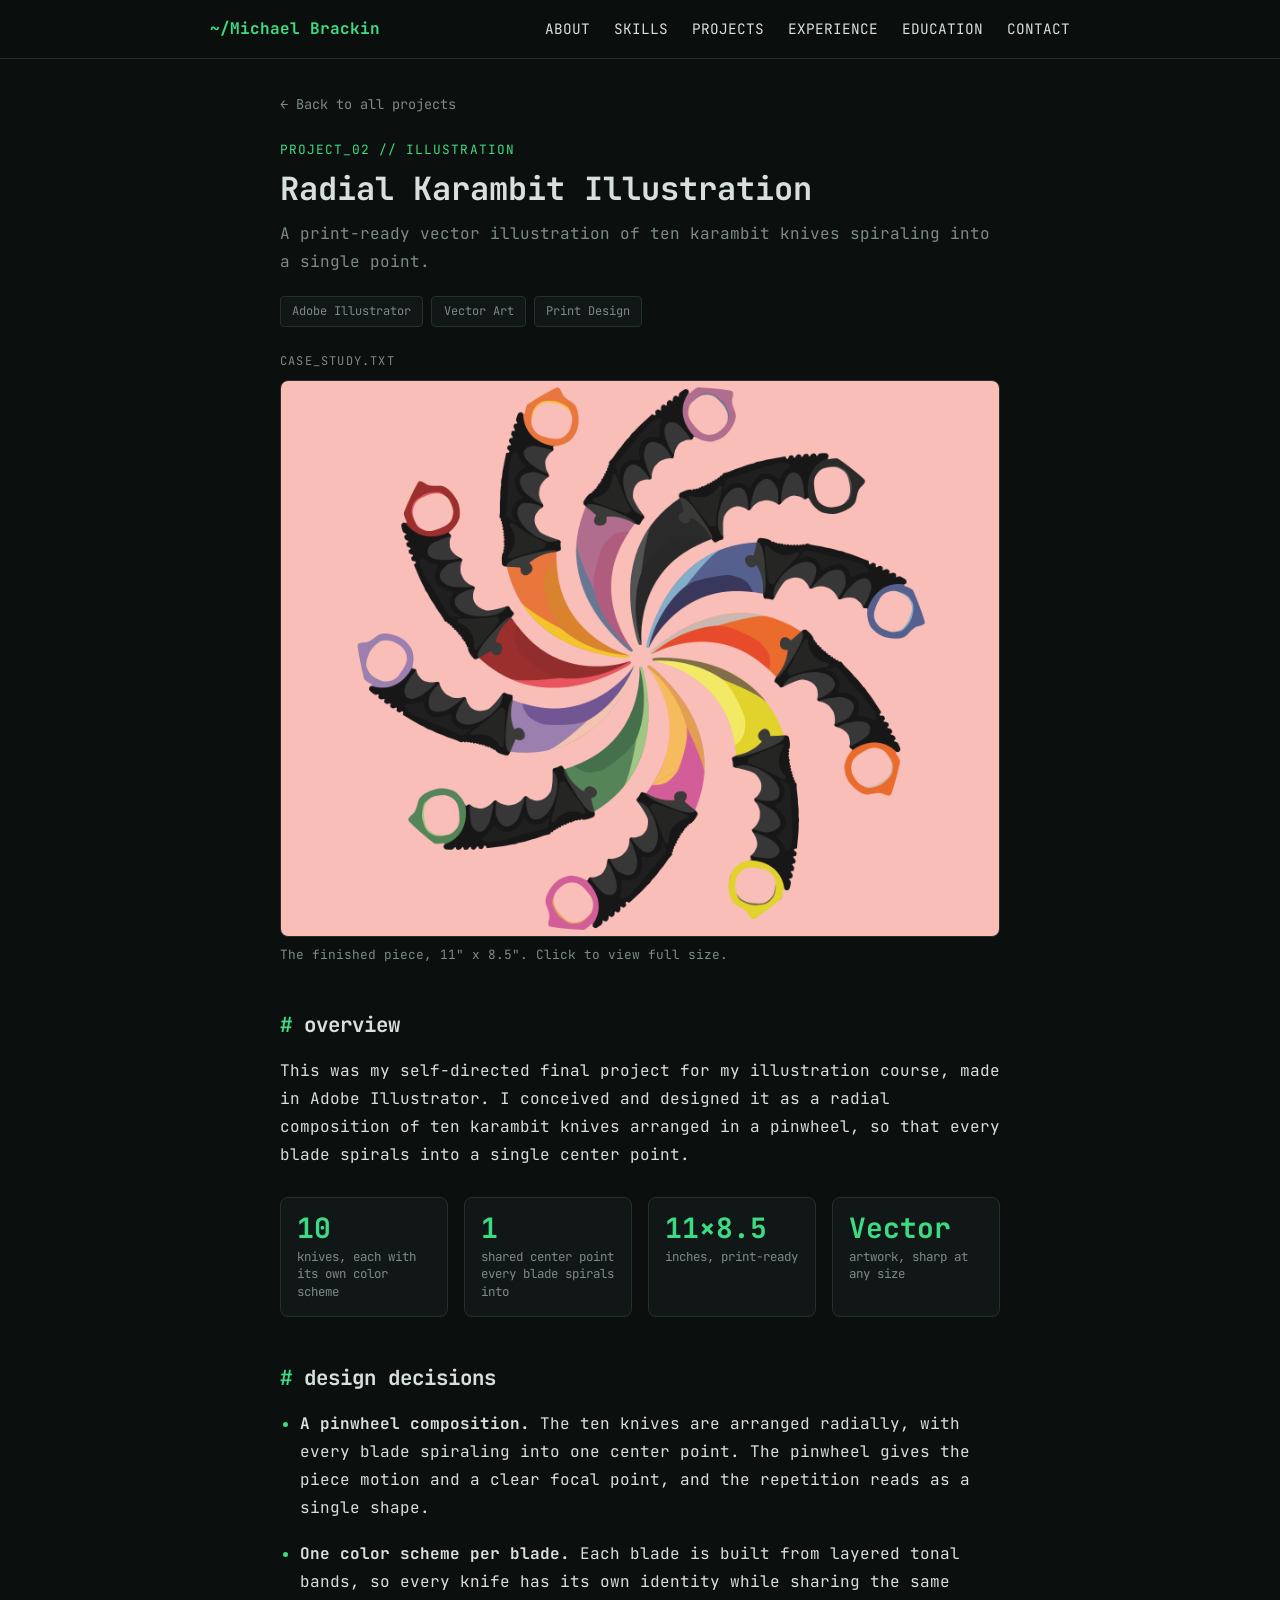
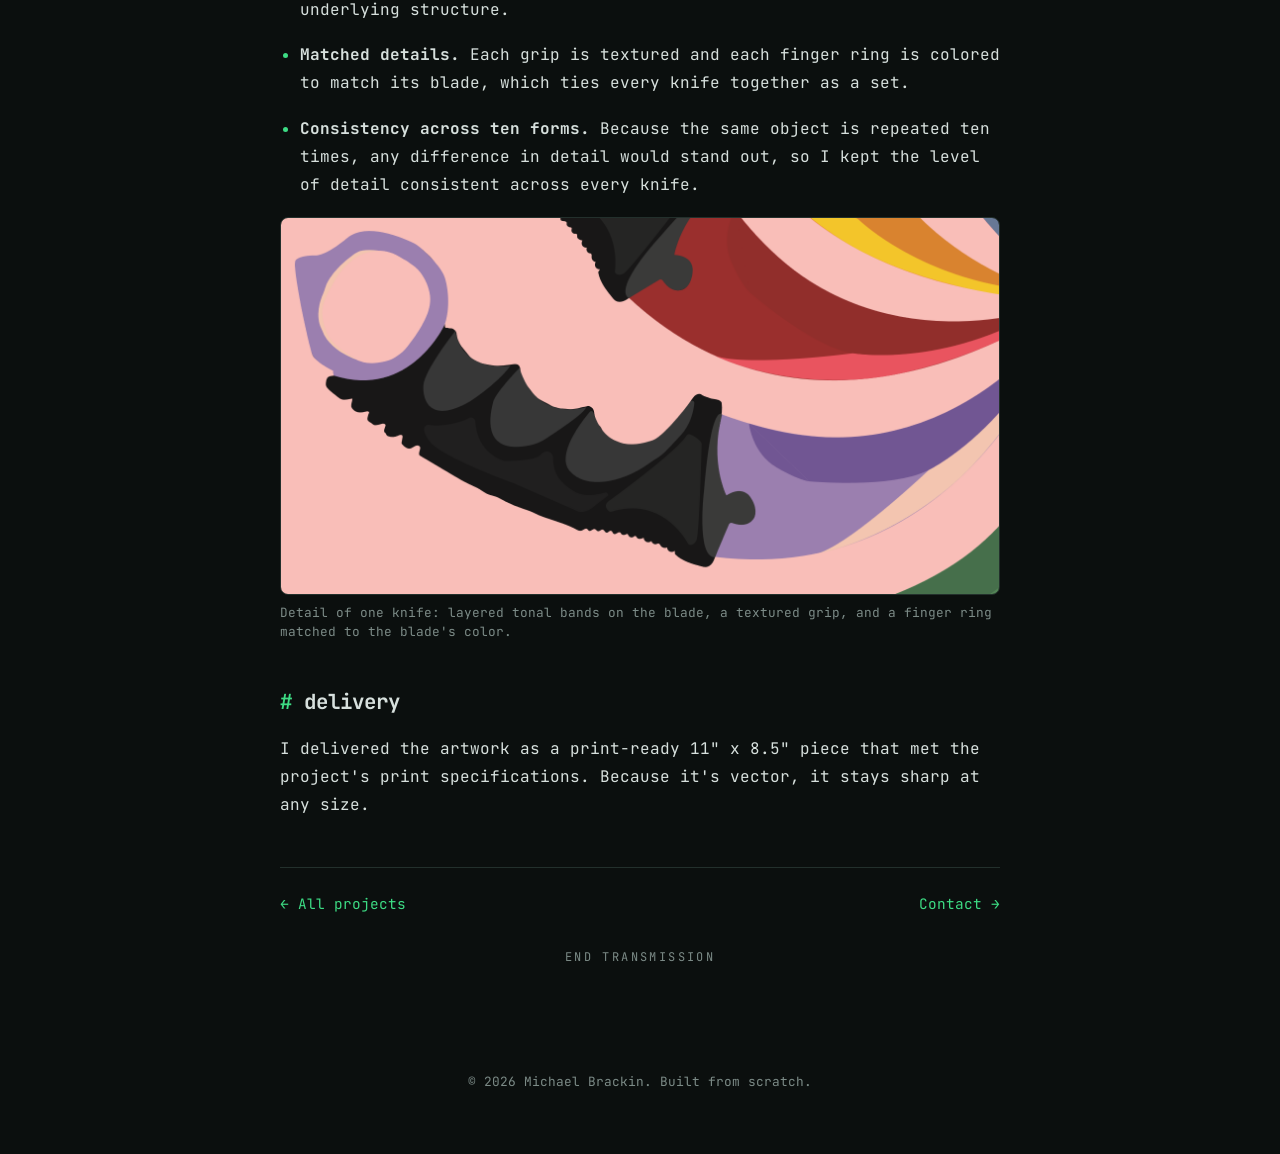
<file: project-karambit.html>
<!DOCTYPE html>
<html lang="en">
<head>
	<meta charset="UTF-8">
	<meta name="viewport" content="width=device-width, initial-scale=1.0">
	<meta name="description" content="Case study: a print-ready Adobe Illustrator piece of ten karambit knives arranged in a pinwheel.">
	<title>Radial Karambit Illustration | Michael Brackin</title>
	<meta property="og:type" content="website">
	<meta property="og:title" content="Radial Karambit Illustration | Michael Brackin">
	<meta property="og:description" content="A print-ready Adobe Illustrator piece of ten karambit knives arranged in a pinwheel.">
	<meta property="og:url" content="https://awesomeparcore.github.io/project-karambit.html">
	<meta property="og:image" content="https://awesomeparcore.github.io/img/karambit-illustration.png">
	<meta name="twitter:card" content="summary_large_image">
	<link rel="icon" href="favicon.svg" type="image/svg+xml">
	<link rel="preconnect" href="https://fonts.googleapis.com">
	<link rel="preconnect" href="https://fonts.gstatic.com" crossorigin>
	<link href="https://fonts.googleapis.com/css2?family=JetBrains+Mono:wght@400;500;700&display=swap" rel="stylesheet">
	<link href="site.css" rel="stylesheet">
</head>
<body>

	<header class="nav">
		<div class="nav-inner">
			<a href="index.html#top" class="logo">~/Michael Brackin</a>
			<button class="nav-toggle" id="navToggle" aria-label="Toggle menu" aria-expanded="false">
				<span></span><span></span><span></span>
			</button>
			<nav class="nav-links" id="navLinks">
				<a href="index.html#about">ABOUT</a>
				<a href="index.html#skills">SKILLS</a>
				<a href="index.html#projects">PROJECTS</a>
				<a href="index.html#experience">EXPERIENCE</a>
				<a href="index.html#education">EDUCATION</a>
				<a href="index.html#contact">CONTACT</a>
			</nav>
		</div>
	</header>

	<main class="page">

		<a class="back-link" href="projects.html">&larr; Back to all projects</a>

		<p class="eyebrow">PROJECT_02 // Illustration</p>
		<h1 class="page-title">Radial Karambit Illustration</h1>
		<p class="tagline">A print-ready vector illustration of ten karambit knives spiraling into a single point.</p>

		<div class="tag-list small page-tags">
			<span>Adobe Illustrator</span><span>Vector Art</span><span>Print Design</span>
		</div>

		<p class="case-label">CASE_STUDY.TXT</p>

		<figure class="shot">
			<a href="img/karambit-illustration.png" target="_blank" rel="noopener">
				<img src="img/karambit-illustration.png" alt="Ten karambit knives arranged in a pinwheel, each blade a different color, all spiraling into a single center point on a pink background." width="1600" height="1236">
			</a>
			<figcaption>The finished piece, 11" x 8.5". Click to view full size.</figcaption>
		</figure>

		<h2><span class="tag">#</span> overview</h2>
		<p>
			This was my self-directed final project for my illustration course, made in Adobe Illustrator. I conceived and
			designed it as a radial composition of ten karambit knives arranged in a pinwheel, so that every blade spirals
			into a single center point.
		</p>

		<div class="stats">
			<div class="stat"><span class="num">10</span><span class="label">knives, each with its own color scheme</span></div>
			<div class="stat"><span class="num">1</span><span class="label">shared center point every blade spirals into</span></div>
			<div class="stat"><span class="num">11&times;8.5</span><span class="label">inches, print-ready</span></div>
			<div class="stat"><span class="num">Vector</span><span class="label">artwork, sharp at any size</span></div>
		</div>

		<h2><span class="tag">#</span> design decisions</h2>
		<ul class="bullets">
			<li><strong>A pinwheel composition.</strong> The ten knives are arranged radially, with every blade spiraling into one center point. The pinwheel gives the piece motion and a clear focal point, and the repetition reads as a single shape.</li>
			<li><strong>One color scheme per blade.</strong> Each blade is built from layered tonal bands, so every knife has its own identity while sharing the same underlying structure.</li>
			<li><strong>Matched details.</strong> Each grip is textured and each finger ring is colored to match its blade, which ties every knife together as a set.</li>
			<li><strong>Consistency across ten forms.</strong> Because the same object is repeated ten times, any difference in detail would stand out, so I kept the level of detail consistent across every knife.</li>
		</ul>

		<figure class="shot">
			<img src="img/karambit-detail.png" alt="Close-up of one knife: a textured black grip, a lavender finger ring, and a blade built from layered purple and peach tonal bands." width="1450" height="760" loading="lazy">
			<figcaption>Detail of one knife: layered tonal bands on the blade, a textured grip, and a finger ring matched to the blade's color.</figcaption>
		</figure>

		<h2><span class="tag">#</span> delivery</h2>
		<p>
			I delivered the artwork as a print-ready 11" x 8.5" piece that met the project's print specifications. Because
			it's vector, it stays sharp at any size.
		</p>

		<nav class="page-nav" aria-label="Project navigation">
			<a href="projects.html">&larr; All projects</a>
			<a href="index.html#contact">Contact &rarr;</a>
		</nav>

		<p class="end">END TRANSMISSION</p>
	</main>

	<footer class="footer">
		<p>&copy; <span id="year"></span> Michael Brackin. Built from scratch.</p>
	</footer>

	<script src="site.js"></script>
</body>
</html>
</file>
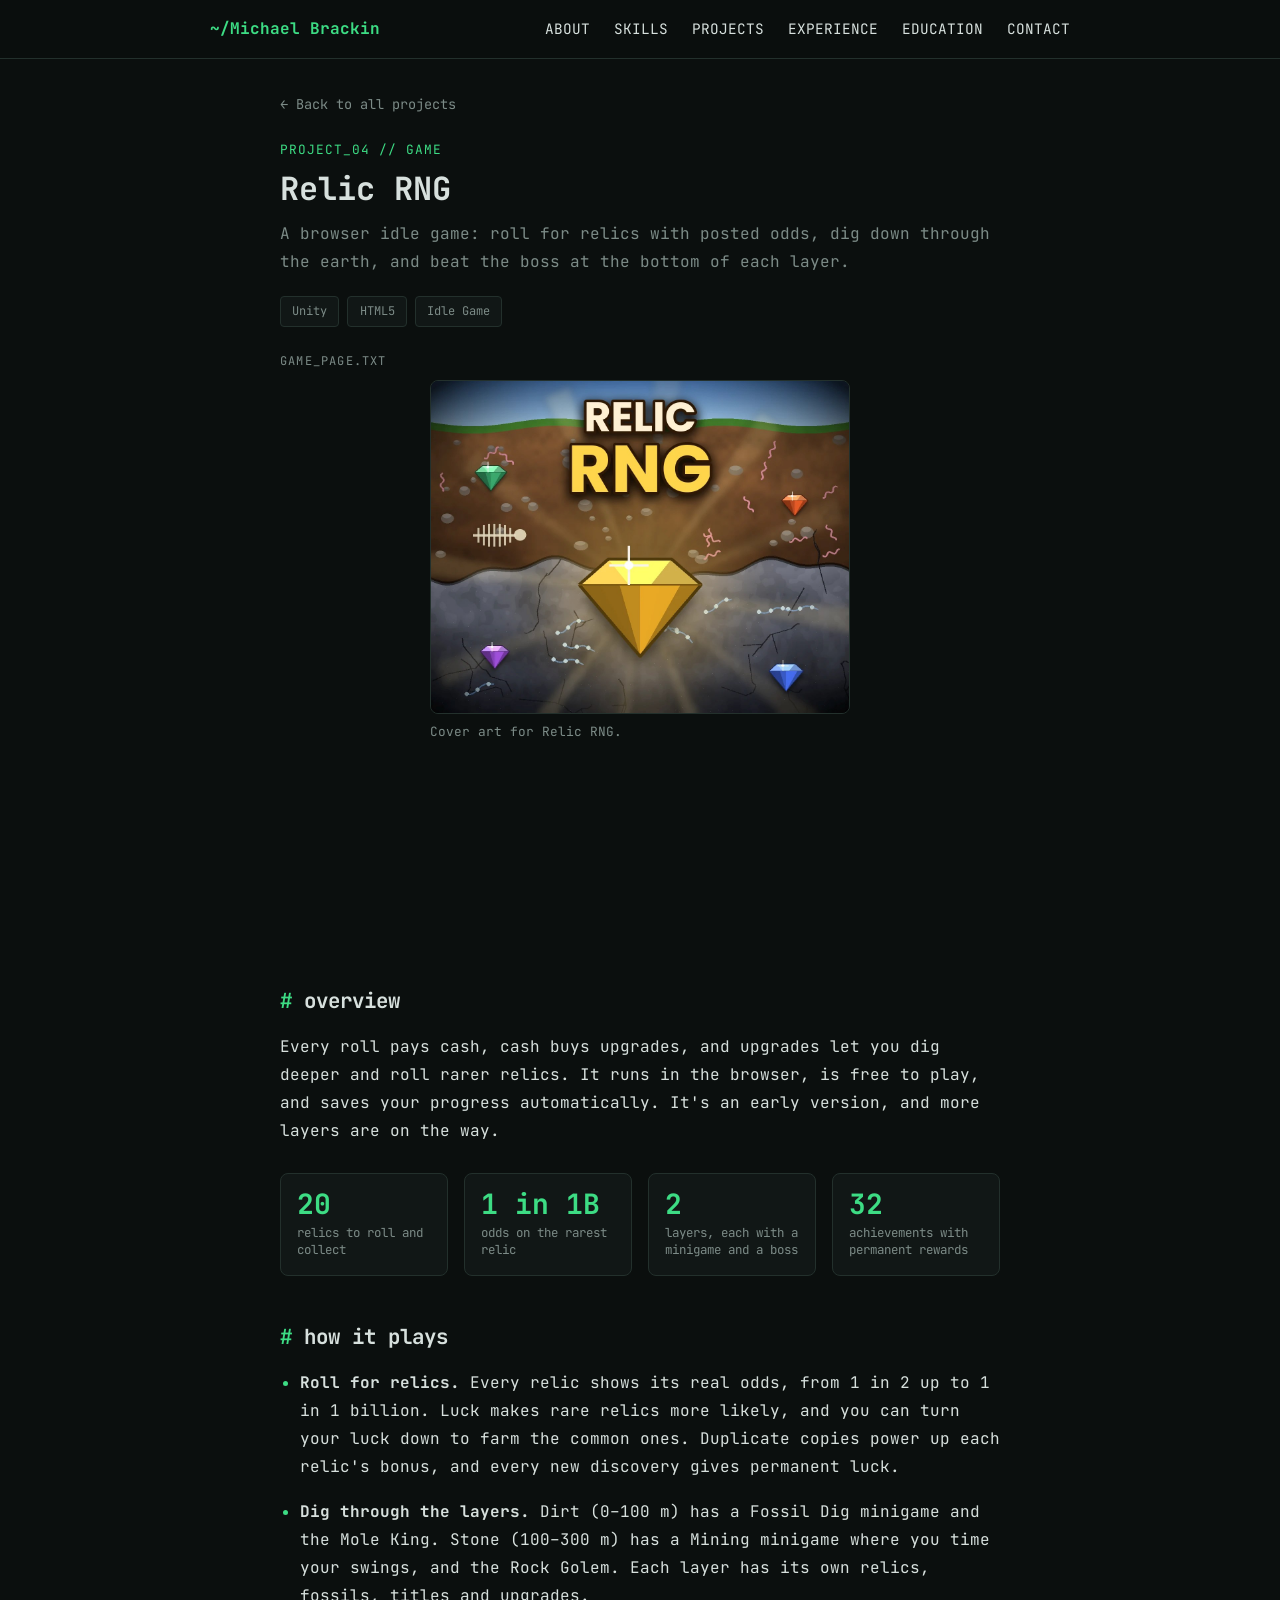
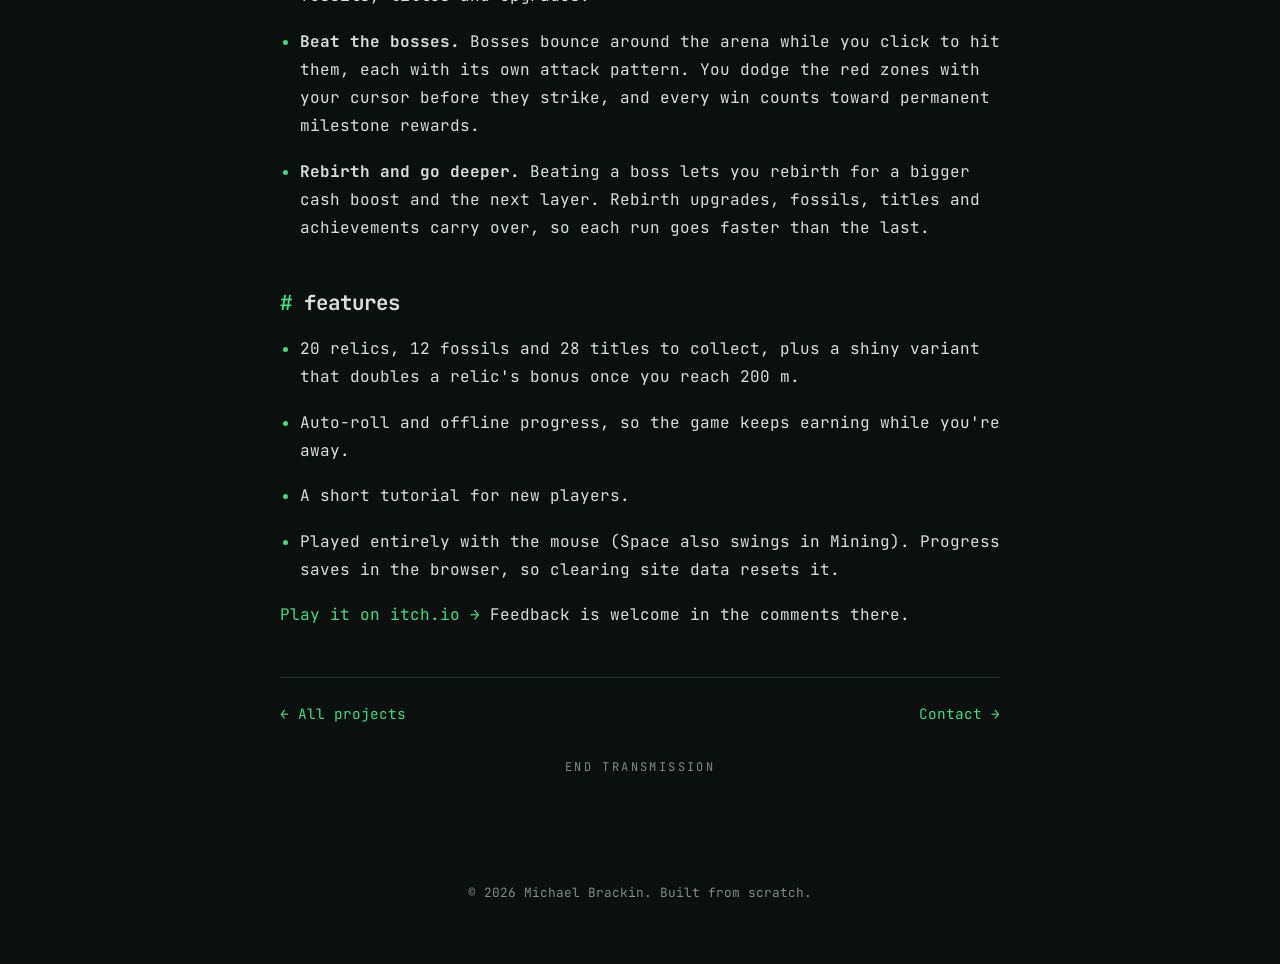
<file: project-relic-rng.html>
<!DOCTYPE html>
<html lang="en">
<head>
	<meta charset="UTF-8">
	<meta name="viewport" content="width=device-width, initial-scale=1.0">
	<meta name="description" content="Relic RNG, a browser idle game where you roll for relics with posted odds, dig through layers of the earth, and beat bosses.">
	<title>Relic RNG | Michael Brackin</title>
	<meta property="og:type" content="website">
	<meta property="og:title" content="Relic RNG | Michael Brackin">
	<meta property="og:description" content="A browser idle game: roll for relics with posted odds, dig down through the earth, and beat the boss at the bottom of each layer.">
	<meta property="og:url" content="https://awesomeparcore.github.io/project-relic-rng.html">
	<meta property="og:image" content="https://awesomeparcore.github.io/img/relic-rng.jpg">
	<meta name="twitter:card" content="summary_large_image">
	<link rel="icon" href="favicon.svg" type="image/svg+xml">
	<link rel="preconnect" href="https://fonts.googleapis.com">
	<link rel="preconnect" href="https://fonts.gstatic.com" crossorigin>
	<link href="https://fonts.googleapis.com/css2?family=JetBrains+Mono:wght@400;500;700&display=swap" rel="stylesheet">
	<link href="site.css" rel="stylesheet">
</head>
<body>

	<header class="nav">
		<div class="nav-inner">
			<a href="index.html#top" class="logo">~/Michael Brackin</a>
			<button class="nav-toggle" id="navToggle" aria-label="Toggle menu" aria-expanded="false">
				<span></span><span></span><span></span>
			</button>
			<nav class="nav-links" id="navLinks">
				<a href="index.html#about">ABOUT</a>
				<a href="index.html#skills">SKILLS</a>
				<a href="index.html#projects">PROJECTS</a>
				<a href="index.html#experience">EXPERIENCE</a>
				<a href="index.html#education">EDUCATION</a>
				<a href="index.html#contact">CONTACT</a>
			</nav>
		</div>
	</header>

	<main class="page">

		<a class="back-link" href="projects.html">&larr; Back to all projects</a>

		<p class="eyebrow">PROJECT_04 // Game</p>
		<h1 class="page-title">Relic RNG</h1>
		<p class="tagline">A browser idle game: roll for relics with posted odds, dig down through the earth, and beat the boss at the bottom of each layer.</p>

		<div class="tag-list small page-tags">
			<span>Unity</span><span>HTML5</span><span>Idle Game</span>
		</div>

		<p class="case-label">GAME_PAGE.TXT</p>

		<figure class="shot narrow">
			<img src="img/relic-rng-cover.jpg" alt="Relic RNG cover art: a large golden gem in the center, surrounded by smaller green, orange, purple and blue gems, over a cross-section of dirt and stone layers." width="1260" height="1000">
			<figcaption>Cover art for Relic RNG.</figcaption>
		</figure>
		<div class="embed">
			<iframe frameborder="0" src="https://itch.io/embed/5383747?border_width=5&amp;dark=true" width="560" height="175" title="Relic RNG on itch.io"><a href="https://awesome-parcore.itch.io/relic-rng">Relic RNG by awesome_parcore</a></iframe>
		</div>

		<h2><span class="tag">#</span> overview</h2>
		<p>
			Every roll pays cash, cash buys upgrades, and upgrades let you dig deeper and roll rarer relics. It runs in the
			browser, is free to play, and saves your progress automatically. It's an early version, and more layers are on the way.
		</p>

		<div class="stats">
			<div class="stat"><span class="num">20</span><span class="label">relics to roll and collect</span></div>
			<div class="stat"><span class="num">1 in 1B</span><span class="label">odds on the rarest relic</span></div>
			<div class="stat"><span class="num">2</span><span class="label">layers, each with a minigame and a boss</span></div>
			<div class="stat"><span class="num">32</span><span class="label">achievements with permanent rewards</span></div>
		</div>

		<h2><span class="tag">#</span> how it plays</h2>
		<ul class="bullets">
			<li><strong>Roll for relics.</strong> Every relic shows its real odds, from 1 in 2 up to 1 in 1 billion. Luck makes rare relics more likely, and you can turn your luck down to farm the common ones. Duplicate copies power up each relic's bonus, and every new discovery gives permanent luck.</li>
			<li><strong>Dig through the layers.</strong> Dirt (0&ndash;100 m) has a Fossil Dig minigame and the Mole King. Stone (100&ndash;300 m) has a Mining minigame where you time your swings, and the Rock Golem. Each layer has its own relics, fossils, titles and upgrades.</li>
			<li><strong>Beat the bosses.</strong> Bosses bounce around the arena while you click to hit them, each with its own attack pattern. You dodge the red zones with your cursor before they strike, and every win counts toward permanent milestone rewards.</li>
			<li><strong>Rebirth and go deeper.</strong> Beating a boss lets you rebirth for a bigger cash boost and the next layer. Rebirth upgrades, fossils, titles and achievements carry over, so each run goes faster than the last.</li>
		</ul>

		<h2><span class="tag">#</span> features</h2>
		<ul class="bullets">
			<li>20 relics, 12 fossils and 28 titles to collect, plus a shiny variant that doubles a relic's bonus once you reach 200 m.</li>
			<li>Auto-roll and offline progress, so the game keeps earning while you're away.</li>
			<li>A short tutorial for new players.</li>
			<li>Played entirely with the mouse (Space also swings in Mining). Progress saves in the browser, so clearing site data resets it.</li>
		</ul>

		<p class="note-links">
			<a href="https://awesome-parcore.itch.io/relic-rng" target="_blank" rel="noopener">Play it on itch.io &rarr;</a> Feedback is welcome in the comments there.
		</p>

		<nav class="page-nav" aria-label="Project navigation">
			<a href="projects.html">&larr; All projects</a>
			<a href="index.html#contact">Contact &rarr;</a>
		</nav>

		<p class="end">END TRANSMISSION</p>
	</main>
	<footer class="footer">
		<p>&copy; <span id="year"></span> Michael Brackin. Built from scratch.</p>
	</footer>

	<script src="site.js"></script>
</body>
</html>
</file>
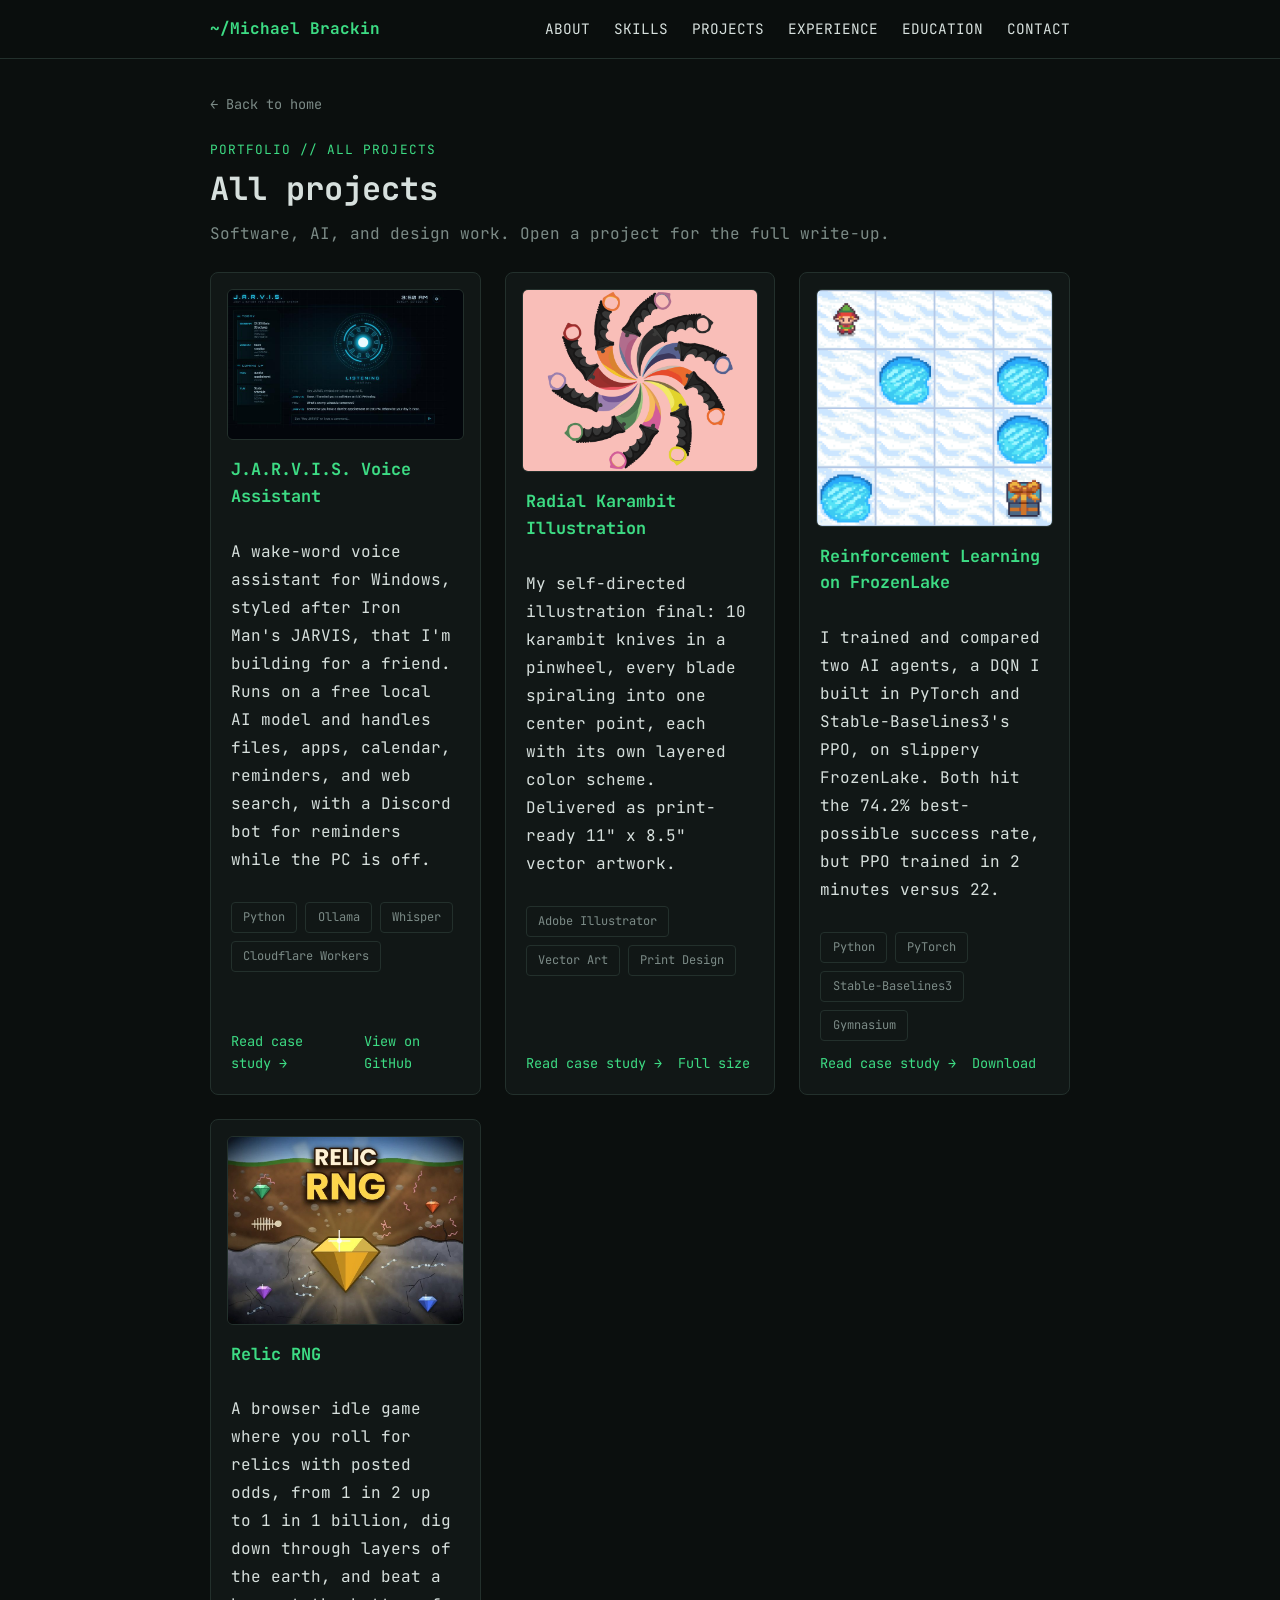
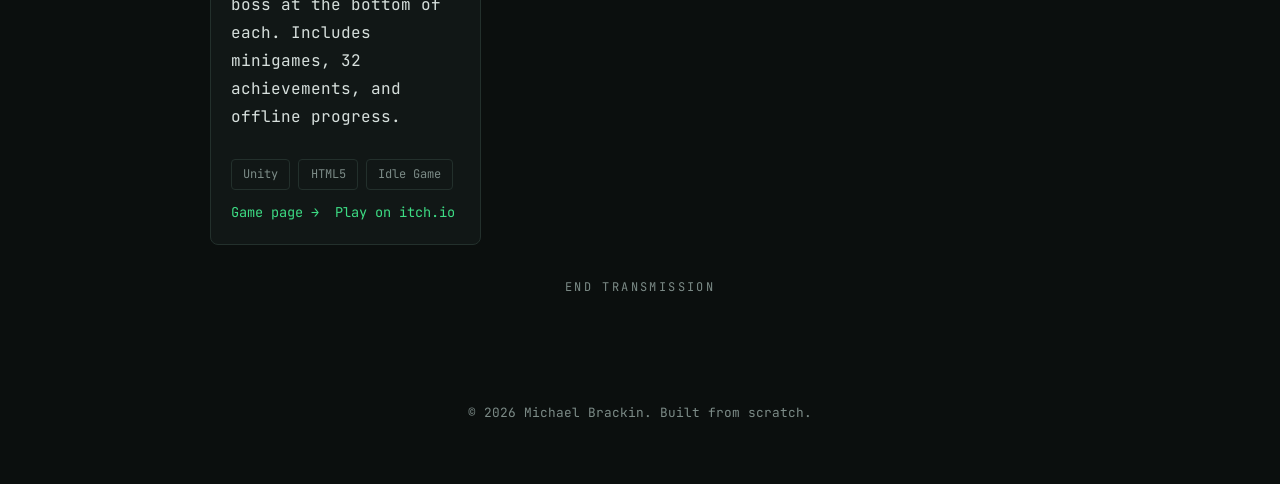
<file: projects.html>
<!DOCTYPE html>
<html lang="en">
<head>
	<meta charset="UTF-8">
	<meta name="viewport" content="width=device-width, initial-scale=1.0">
	<meta name="description" content="All of Michael Brackin's projects: software, AI, and design work.">
	<title>All Projects | Michael Brackin</title>
	<meta property="og:type" content="website">
	<meta property="og:title" content="All Projects | Michael Brackin">
	<meta property="og:description" content="Software, AI, and design projects by Michael Brackin.">
	<meta property="og:url" content="https://awesomeparcore.github.io/projects.html">
	<meta property="og:image" content="https://awesomeparcore.github.io/img/og-preview.png">
	<meta name="twitter:card" content="summary_large_image">
	<link rel="icon" href="favicon.svg" type="image/svg+xml">
	<link rel="preconnect" href="https://fonts.googleapis.com">
	<link rel="preconnect" href="https://fonts.gstatic.com" crossorigin>
	<link href="https://fonts.googleapis.com/css2?family=JetBrains+Mono:wght@400;500;700&display=swap" rel="stylesheet">
	<link href="site.css" rel="stylesheet">
</head>
<body>

	<header class="nav">
		<div class="nav-inner">
			<a href="index.html#top" class="logo">~/Michael Brackin</a>
			<button class="nav-toggle" id="navToggle" aria-label="Toggle menu" aria-expanded="false">
				<span></span><span></span><span></span>
			</button>
			<nav class="nav-links" id="navLinks">
				<a href="index.html#about">ABOUT</a>
				<a href="index.html#skills">SKILLS</a>
				<a href="index.html#projects">PROJECTS</a>
				<a href="index.html#experience">EXPERIENCE</a>
				<a href="index.html#education">EDUCATION</a>
				<a href="index.html#contact">CONTACT</a>
			</nav>
		</div>
	</header>

	<main class="page wide">

		<a class="back-link" href="index.html#projects">&larr; Back to home</a>

		<p class="eyebrow">PORTFOLIO // All projects</p>
		<h1 class="page-title">All projects</h1>
		<p class="tagline">Software, AI, and design work. Open a project for the full write-up.</p>

	<div class="project-grid">
		<article class="card">
			<a href="project-jarvis.html" class="card-image">
				<img src="img/jarvis-hud.jpg" alt="The JARVIS heads-up display: an arc-reactor animation, today's schedule on the left, and a transcript of a spoken reminder request." width="800" height="509" loading="lazy">
			</a>
			<h3><a href="project-jarvis.html" class="card-title-link">J.A.R.V.I.S. Voice Assistant</a></h3>
			<p>A wake-word voice assistant for Windows, styled after Iron Man's JARVIS, that I'm building for a friend. Runs on a free local AI model and handles files, apps, calendar, reminders, and web search, with a Discord bot for reminders while the PC is off.</p>
			<div class="tag-list small">
				<span>Python</span><span>Ollama</span><span>Whisper</span><span>Cloudflare Workers</span>
			</div>
			<div class="card-links">
				<a href="project-jarvis.html">Read case study &rarr;</a>
				<a href="https://github.com/awesomeparcore/jarvis" target="_blank" rel="noopener">View on GitHub</a>
			</div>
		</article>
		<article class="card">
			<a href="project-karambit.html" class="card-image">
				<img src="img/karambit-illustration.png" alt="Ten karambit knives arranged in a pinwheel, each blade a different color, all spiraling into a single center point on a pink background." width="1600" height="1236" loading="lazy">
			</a>
			<h3><a href="project-karambit.html" class="card-title-link">Radial Karambit Illustration</a></h3>
			<p>My self-directed illustration final: 10 karambit knives in a pinwheel, every blade spiraling into one center point, each with its own layered color scheme. Delivered as print-ready 11" x 8.5" vector artwork.</p>
			<div class="tag-list small">
				<span>Adobe Illustrator</span><span>Vector Art</span><span>Print Design</span>
			</div>
			<div class="card-links">
				<a href="project-karambit.html">Read case study &rarr;</a>
				<a href="img/karambit-illustration.png" target="_blank" rel="noopener">Full size</a>
			</div>
		</article>
		<article class="card">
			<a href="project-frozenlake.html" class="card-image">
				<img src="img/frozenlake-board.png" alt="The FrozenLake 4x4 grid: an elf in the top-left corner, four holes in the ice, and a gift box in the bottom-right corner." width="1280" height="1284" loading="lazy">
			</a>
			<h3><a href="project-frozenlake.html" class="card-title-link">Reinforcement Learning on FrozenLake</a></h3>
			<p>I trained and compared two AI agents, a DQN I built in PyTorch and Stable-Baselines3's PPO, on slippery FrozenLake. Both hit the 74.2% best-possible success rate, but PPO trained in 2 minutes versus 22.</p>
			<div class="tag-list small">
				<span>Python</span><span>PyTorch</span><span>Stable-Baselines3</span><span>Gymnasium</span>
			</div>
			<div class="card-links">
				<a href="project-frozenlake.html">Read case study &rarr;</a>
				<a href="frozenlake-dqn-vs-ppo.ipynb" download>Download</a>
			</div>
		</article>
			<article class="card">
				<a href="project-relic-rng.html" class="card-image">
					<img src="img/relic-rng.jpg" alt="Relic RNG cover art: a large golden gem in the center, surrounded by smaller green, orange, purple and blue gems, over a cross-section of dirt and stone layers." width="800" height="635" loading="lazy">
				</a>
				<h3><a href="project-relic-rng.html" class="card-title-link">Relic RNG</a></h3>
				<p>A browser idle game where you roll for relics with posted odds, from 1 in 2 up to 1 in 1 billion, dig down through layers of the earth, and beat a boss at the bottom of each. Includes minigames, 32 achievements, and offline progress.</p>
				<div class="tag-list small">
					<span>Unity</span><span>HTML5</span><span>Idle Game</span>
				</div>
				<div class="card-links">
					<a href="project-relic-rng.html">Game page &rarr;</a>
					<a href="https://awesome-parcore.itch.io/relic-rng" target="_blank" rel="noopener">Play on itch.io</a>
				</div>
			</article>
	</div>

		<p class="end">END TRANSMISSION</p>
	</main>

	<footer class="footer">
		<p>&copy; <span id="year"></span> Michael Brackin. Built from scratch.</p>
	</footer>

	<script src="site.js"></script>
</body>
</html>
</file>
<file: site.css>
:root {
	--bg: #0b0f0e;
	--bg-alt: #111716;
	--fg: #d7e0dd;
	--muted: #7c8b87;
	--accent: #3ddc84;
	--accent-dim: #24a05a;
	--border: #23302c;
	--red: #ff5f56;
	--yellow: #ffbd2e;
	--green: #27c93f;
	--font: 'JetBrains Mono', 'Courier New', monospace;
	--max-width: 900px;
}

* {
	box-sizing: border-box;
}

html {
	scroll-behavior: smooth;
}

body {
	margin: 0;
	background: var(--bg);
	color: var(--fg);
	font-family: var(--font);
	line-height: 1.6;
}

a {
	color: var(--accent);
	text-decoration: none;
}

a:hover {
	text-decoration: underline;
}

h2, h3 {
	color: var(--fg);
}

.tag {
	color: var(--accent);
}

.muted {
	color: var(--muted);
	font-weight: normal;
}

.placeholder {
	color: var(--muted);
}

/* Nav */
.nav {
	position: sticky;
	top: 0;
	z-index: 10;
	background: rgba(11, 15, 14, 0.9);
	backdrop-filter: blur(6px);
	border-bottom: 1px solid var(--border);
}

.nav-inner {
	max-width: var(--max-width);
	margin: 0 auto;
	padding: 1rem 1.25rem;
	display: flex;
	align-items: center;
	justify-content: space-between;
}

.logo {
	font-weight: 700;
	color: var(--accent);
}

.nav-links {
	display: flex;
	gap: 1.5rem;
}

.nav-links a {
	color: var(--fg);
	font-size: 0.9rem;
}

.nav-links a:hover {
	color: var(--accent);
	text-decoration: none;
}

.nav-toggle {
	display: none;
	flex-direction: column;
	gap: 4px;
	background: none;
	border: none;
	cursor: pointer;
	padding: 0.5rem;
}

.nav-toggle span {
	width: 22px;
	height: 2px;
	background: var(--fg);
}

/* Hero */
.hero {
	max-width: var(--max-width);
	margin: 3rem auto;
	padding: 0 1.25rem;
}

.terminal-window {
	background: var(--bg-alt);
	border: 1px solid var(--border);
	border-radius: 8px;
	overflow: hidden;
	box-shadow: 0 20px 50px rgba(0, 0, 0, 0.4);
}

.terminal-bar {
	display: flex;
	align-items: center;
	gap: 0.4rem;
	padding: 0.6rem 0.8rem;
	background: #161d1b;
	border-bottom: 1px solid var(--border);
}

.dot {
	width: 11px;
	height: 11px;
	border-radius: 50%;
	display: inline-block;
}

.dot.red { background: var(--red); }
.dot.yellow { background: var(--yellow); }
.dot.green { background: var(--green); }

.terminal-title {
	margin-left: 0.5rem;
	color: var(--muted);
	font-size: 0.8rem;
}

.terminal-body {
	padding: 1.25rem 1.5rem;
	font-size: 0.95rem;
}

.terminal-body p {
	margin: 0.35rem 0;
}

.prompt {
	color: var(--accent);
	margin-right: 0.5rem;
}

.output {
	color: var(--fg);
	padding-left: 1.3rem;
}

.cursor {
	display: inline-block;
	color: var(--accent);
	animation: blink 1s steps(1) infinite;
}

@keyframes blink {
	50% { opacity: 0; }
}

/* Sections */
.section {
	max-width: var(--max-width);
	margin: 0 auto;
	padding: 3rem 1.25rem;
	border-top: 1px solid var(--border);
}

.section h2 {
	font-size: 1.4rem;
	margin-bottom: 1rem;
}

/* Skills */
.skill-grid {
	display: grid;
	grid-template-columns: 1fr;
	gap: 1.5rem;
}

.skill-group h3 {
	font-size: 1rem;
	color: var(--accent);
	margin-bottom: 0.6rem;
}

.tag-list {
	list-style: none;
	margin: 0;
	padding: 0;
	display: flex;
	flex-wrap: wrap;
	gap: 0.5rem;
}

.tag-list li,
.tag-list span {
	background: var(--bg-alt);
	border: 1px solid var(--border);
	padding: 0.3rem 0.7rem;
	border-radius: 4px;
	font-size: 0.8rem;
	color: var(--fg);
}

.tag-list.small span {
	font-size: 0.75rem;
	color: var(--muted);
}

/* Projects */
.project-grid {
	display: grid;
	grid-template-columns: repeat(auto-fit, minmax(240px, 1fr));
	gap: 1.5rem;
}

.card {
	background: var(--bg-alt);
	border: 1px solid var(--border);
	border-radius: 8px;
	padding: 1.25rem;
	display: flex;
	flex-direction: column;
	gap: 0.75rem;
	transition: border-color 0.2s, transform 0.2s;
}

.card:hover {
	border-color: var(--accent-dim);
	transform: translateY(-2px);
}

.card h3 {
	margin: 0;
	font-size: 1.05rem;
}

.card-links {
	display: flex;
	gap: 1rem;
	margin-top: auto;
	font-size: 0.85rem;
}

/* Contact form */
.contact-form {
	margin-top: 1.5rem;
	display: flex;
	flex-direction: column;
	gap: 1rem;
	max-width: 480px;
}

.form-row {
	display: flex;
	flex-direction: column;
	gap: 0.4rem;
}

.form-row label {
	font-size: 0.85rem;
	color: var(--fg);
}

.form-row label .prompt {
	margin-right: 0.3rem;
}

.contact-form input[type="text"],
.contact-form input[type="email"],
.contact-form textarea {
	background: var(--bg-alt);
	border: 1px solid var(--border);
	border-radius: 4px;
	padding: 0.6rem 0.75rem;
	color: var(--fg);
	font-family: var(--font);
	font-size: 0.9rem;
	resize: vertical;
}

.contact-form input:focus,
.contact-form textarea:focus {
	outline: none;
	border-color: var(--accent);
}

.btn-send {
	align-self: flex-start;
	background: var(--accent);
	color: var(--bg);
	border: none;
	border-radius: 4px;
	padding: 0.65rem 1.5rem;
	font-family: var(--font);
	font-weight: 700;
	font-size: 0.9rem;
	cursor: pointer;
	transition: background 0.2s;
}

.btn-send:hover {
	background: var(--accent-dim);
}

/* Timeline (experience/education) */
.timeline-item {
	margin-bottom: 1.5rem;
}

.timeline-item h3 {
	margin: 0 0 0.2rem;
	font-size: 1.05rem;
}

.dates {
	color: var(--muted);
	font-size: 0.85rem;
	margin: 0 0 0.5rem;
}

.timeline-item ul {
	margin: 0;
	padding-left: 1.2rem;
}

/* Footer */
.footer {
	max-width: var(--max-width);
	margin: 0 auto;
	padding: 2rem 1.25rem 3rem;
	color: var(--muted);
	font-size: 0.8rem;
	text-align: center;
}

/* Mobile */
@media (max-width: 640px) {
	.nav-toggle {
		display: flex;
	}

	.nav-links {
		position: absolute;
		top: 100%;
		left: 0;
		right: 0;
		background: var(--bg-alt);
		border-bottom: 1px solid var(--border);
		flex-direction: column;
		gap: 0;
		display: none;
	}

	.nav-links.open {
		display: flex;
	}

	.nav-links a {
		padding: 0.9rem 1.25rem;
		border-top: 1px solid var(--border);
	}
}

/* Project case-study page */
.page {
	max-width: 760px;
	margin: 0 auto;
	padding: 2rem 1.25rem 3rem;
}

.page p,
.page li {
	line-height: 1.75;
}

.page h2 {
	font-size: 1.3rem;
	margin: 2.75rem 0 1rem;
}

.back-link {
	display: inline-block;
	margin-bottom: 1.5rem;
	font-size: 0.85rem;
	color: var(--muted);
}

.back-link:hover {
	color: var(--accent);
	text-decoration: none;
}

.eyebrow {
	margin: 0 0 0.5rem;
	color: var(--accent);
	font-size: 0.8rem;
	letter-spacing: 0.08em;
	text-transform: uppercase;
}

.page-title {
	margin: 0 0 0.75rem;
	font-size: 2rem;
	line-height: 1.2;
}

.tagline {
	margin: 0 0 1.25rem;
	color: var(--muted);
}

.page-tags {
	margin-bottom: 1.5rem;
}

.case-label {
	margin: 0 0 0.5rem;
	color: var(--muted);
	font-size: 0.75rem;
	letter-spacing: 0.1em;
}

.shot {
	margin: 0 0 1rem;
}

.shot img {
	display: block;
	width: 100%;
	height: auto;
	border: 1px solid var(--border);
	border-radius: 8px;
}

.shot figcaption {
	margin-top: 0.5rem;
	color: var(--muted);
	font-size: 0.8rem;
	line-height: 1.5;
}

.stats {
	display: grid;
	grid-template-columns: repeat(auto-fit, minmax(150px, 1fr));
	gap: 1rem;
	margin: 1.75rem 0 0;
}

.stat {
	background: var(--bg-alt);
	border: 1px solid var(--border);
	border-radius: 8px;
	padding: 1rem;
	display: flex;
	flex-direction: column;
	gap: 0.35rem;
}

.stat .num {
	color: var(--accent);
	font-size: 1.75rem;
	font-weight: 700;
	line-height: 1;
}

.stat .label {
	color: var(--muted);
	font-size: 0.78rem;
	line-height: 1.4;
}

.page code {
	background: var(--bg-alt);
	border: 1px solid var(--border);
	border-radius: 3px;
	padding: 0.05rem 0.35rem;
	font-family: var(--font);
	font-size: 0.85em;
}

pre.code {
	background: var(--bg-alt);
	border: 1px solid var(--border);
	border-radius: 8px;
	padding: 1rem 1.1rem;
	overflow-x: auto;
	font-size: 0.8rem;
	line-height: 1.6;
	margin: 1rem 0;
}

pre.code code {
	background: none;
	border: none;
	padding: 0;
	font-size: inherit;
}

.bullets {
	padding-left: 1.25rem;
}

.bullets li {
	margin-bottom: 1.1rem;
}

.bullets li::marker {
	color: var(--accent);
}

.transcript {
	background: var(--bg-alt);
	border: 1px solid var(--border);
	border-radius: 8px;
	padding: 1rem 1.25rem;
	margin: 1rem 0 1.5rem;
	font-size: 0.88rem;
}

.transcript p {
	margin: 0.35rem 0;
	line-height: 1.6;
}

.t-you::before {
	content: "YOU  ";
	color: var(--muted);
	font-size: 0.72rem;
	letter-spacing: 0.08em;
}

.t-ai {
	color: var(--accent);
}

.t-ai::before {
	content: "AI   ";
	color: var(--muted);
	font-size: 0.72rem;
	letter-spacing: 0.08em;
}

.page-nav {
	display: flex;
	justify-content: space-between;
	gap: 1rem;
	margin-top: 3rem;
	padding-top: 1.5rem;
	border-top: 1px solid var(--border);
	font-size: 0.9rem;
}

.end {
	margin-top: 2rem;
	text-align: center;
	color: var(--muted);
	font-size: 0.75rem;
	letter-spacing: 0.2em;
}

.card-image {
	display: block;
	margin: -0.25rem -0.25rem 0.25rem;
}

.card-image img {
	display: block;
	width: 100%;
	height: auto;
	border: 1px solid var(--border);
	border-radius: 6px;
}

.shot.narrow {
	max-width: 420px;
	margin-left: auto;
	margin-right: auto;
}

.shot-grid {
	display: grid;
	grid-template-columns: repeat(auto-fit, minmax(260px, 1fr));
	gap: 1rem;
	margin: 1.25rem 0;
}

.shot-grid .shot {
	margin: 0;
}

.section-head {
	display: flex;
	align-items: center;
	justify-content: space-between;
	flex-wrap: wrap;
	gap: 0.75rem 1rem;
	margin-bottom: 1rem;
}

.section-head h2 {
	margin: 0;
}

.btn-outline {
	display: inline-block;
	padding: 0.45rem 1rem;
	border: 1px solid var(--accent);
	border-radius: 4px;
	color: var(--accent);
	font-size: 0.85rem;
	font-weight: 500;
	transition: background 0.2s, color 0.2s;
}

.btn-outline:hover {
	background: var(--accent);
	color: var(--bg);
	text-decoration: none;
}

.page.wide {
	max-width: var(--max-width);
}

.page.wide .project-grid {
	margin-top: 1.5rem;
}

.hero-links {
	display: flex;
	flex-wrap: wrap;
	gap: 0.75rem;
	margin-top: 1.25rem;
}

.hero-links.page-links {
	margin: 0 0 1.25rem;
}

.btn-solid {
	display: inline-block;
	padding: 0.45rem 1rem;
	border: 1px solid var(--accent);
	border-radius: 4px;
	background: var(--accent);
	color: var(--bg);
	font-size: 0.85rem;
	font-weight: 700;
	transition: background 0.2s, border-color 0.2s;
}

.btn-solid:hover {
	background: var(--accent-dim);
	border-color: var(--accent-dim);
	text-decoration: none;
}

.embed {
	margin: 1.5rem 0;
}

.embed iframe {
	display: block;
	width: 100%;
	border: 0;
}
</file>
